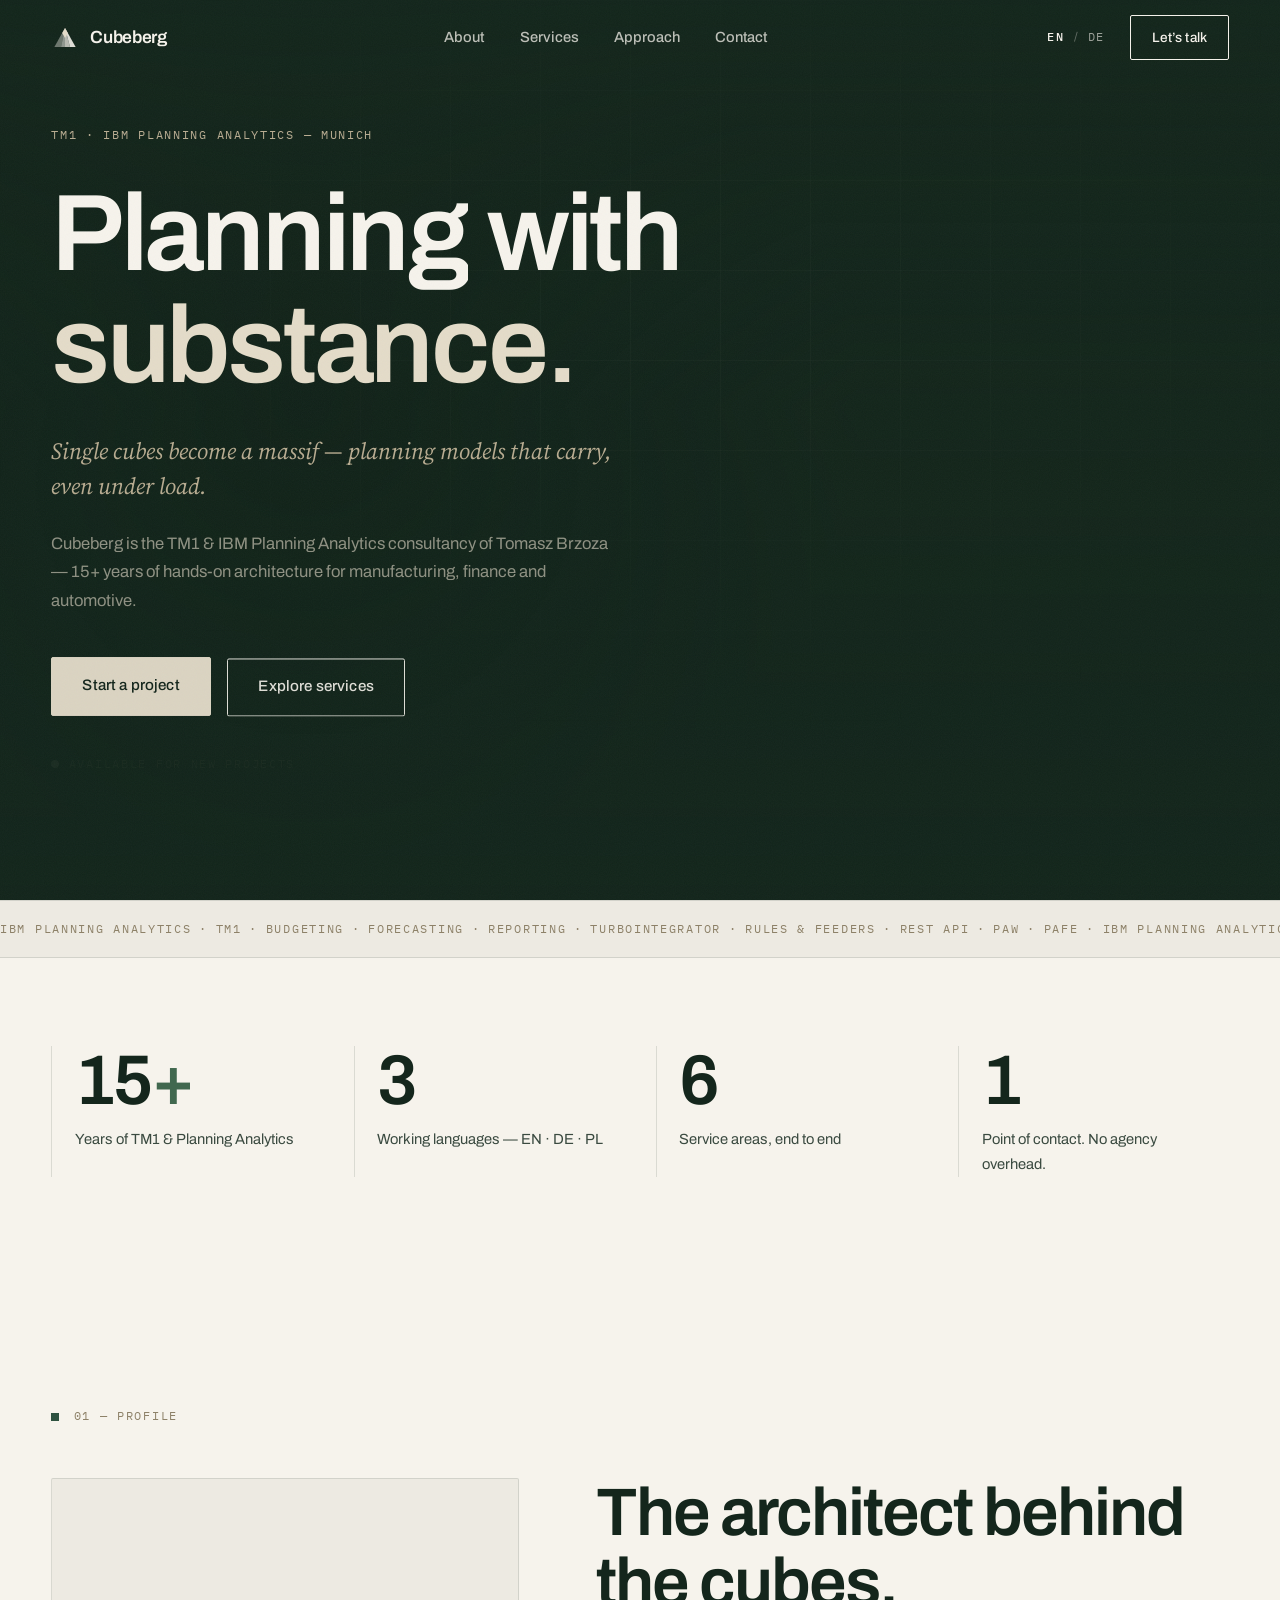
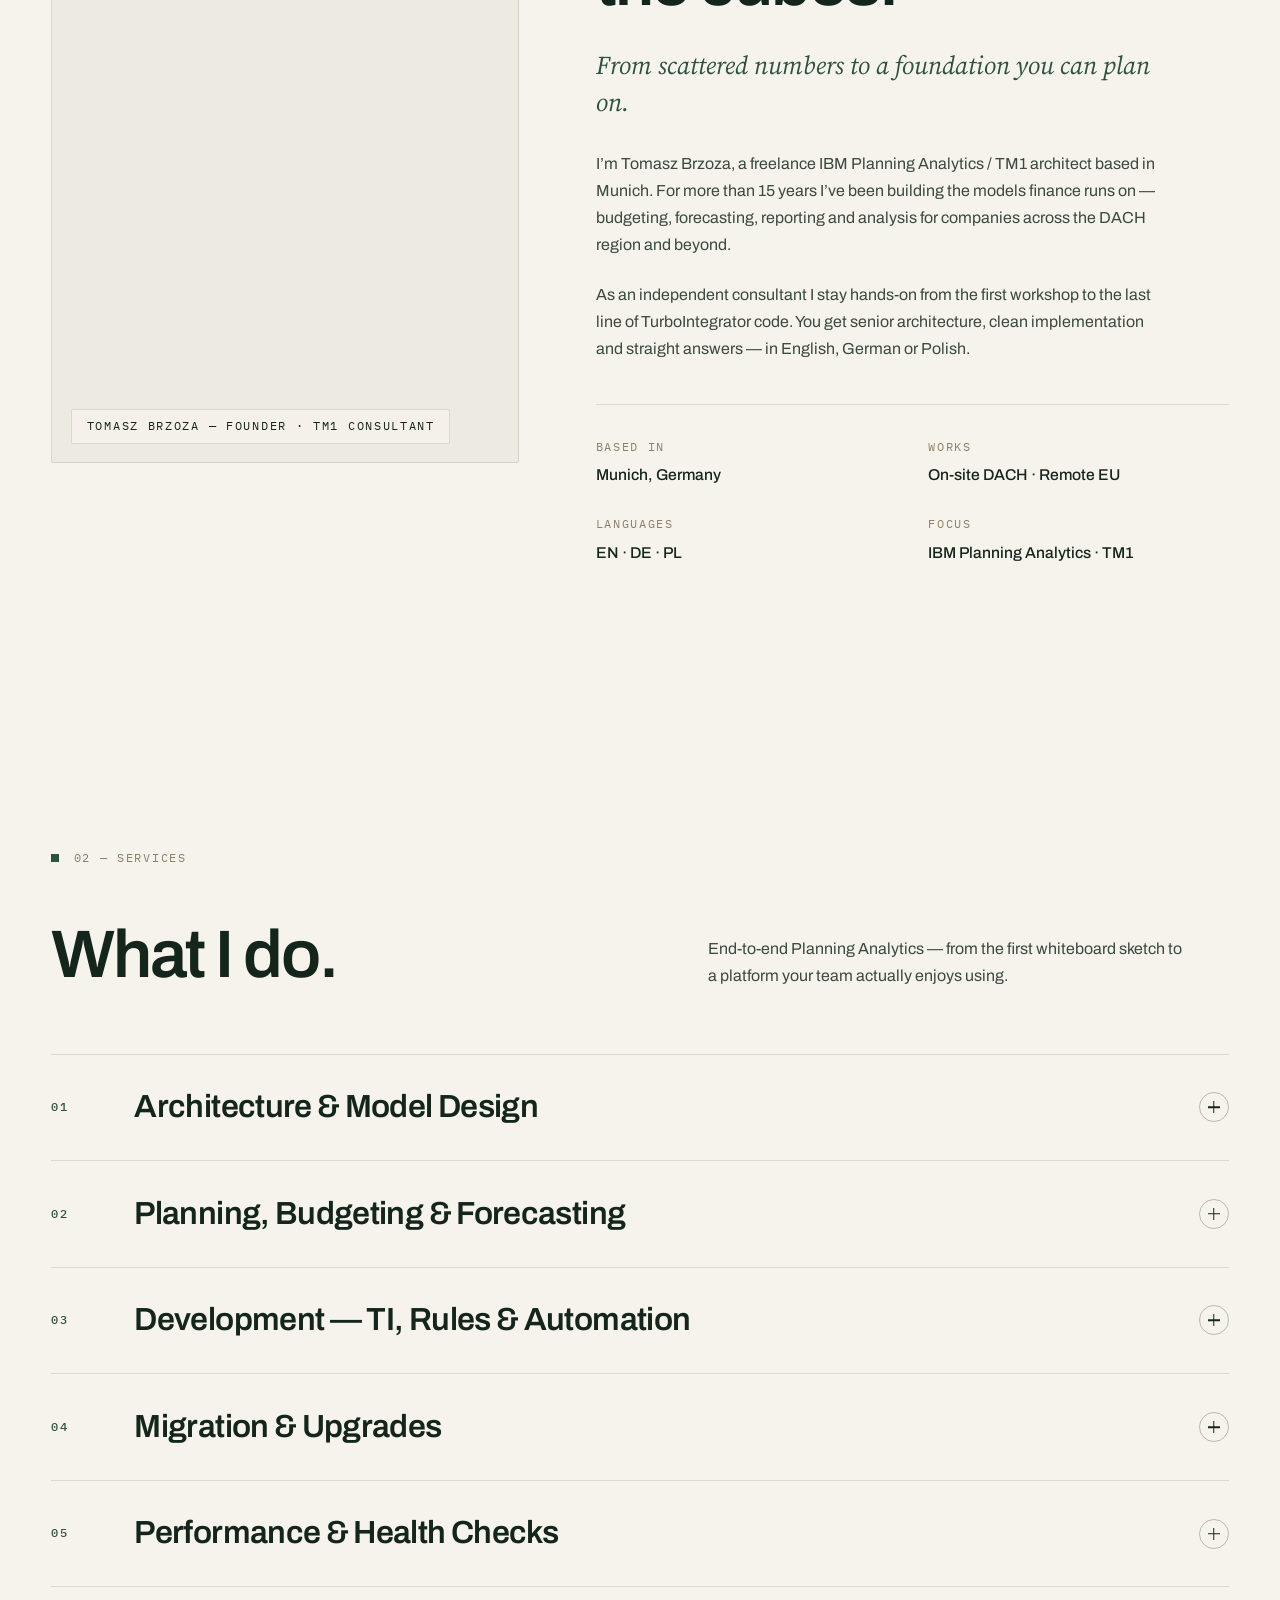
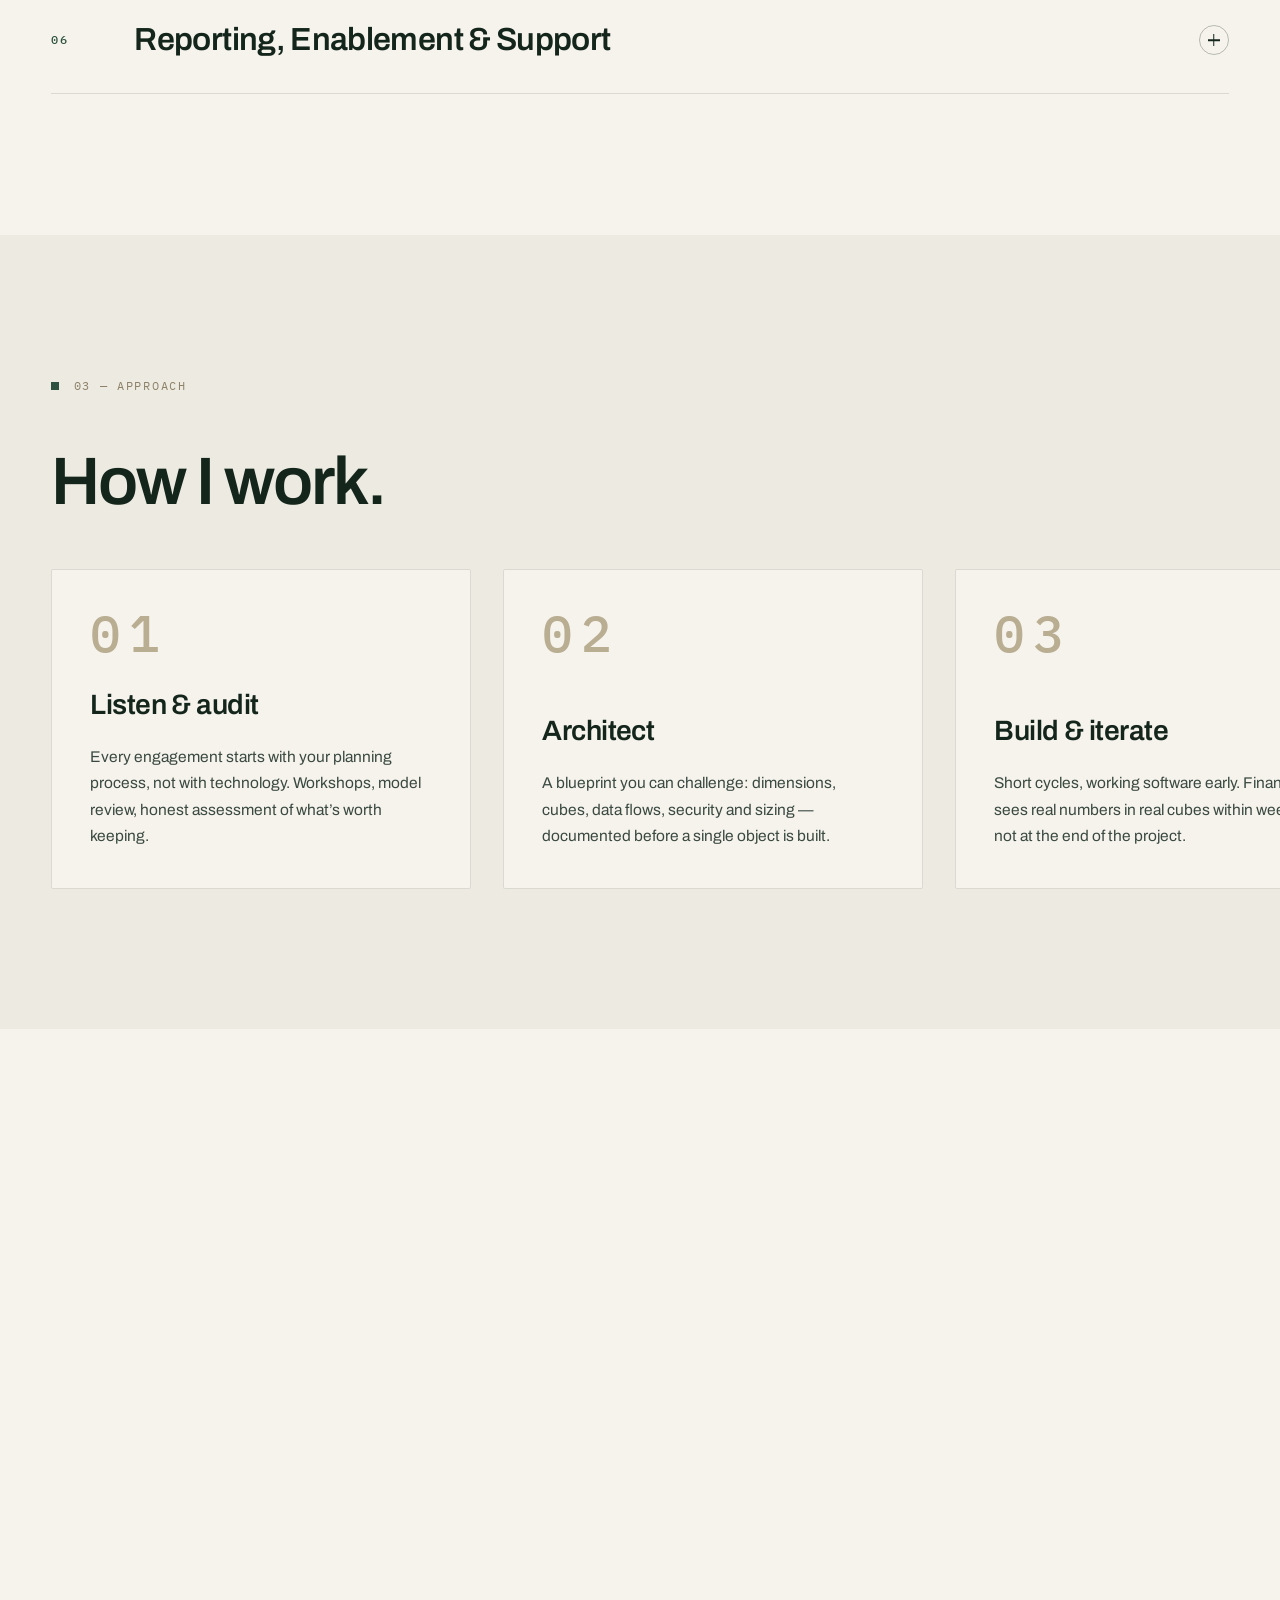
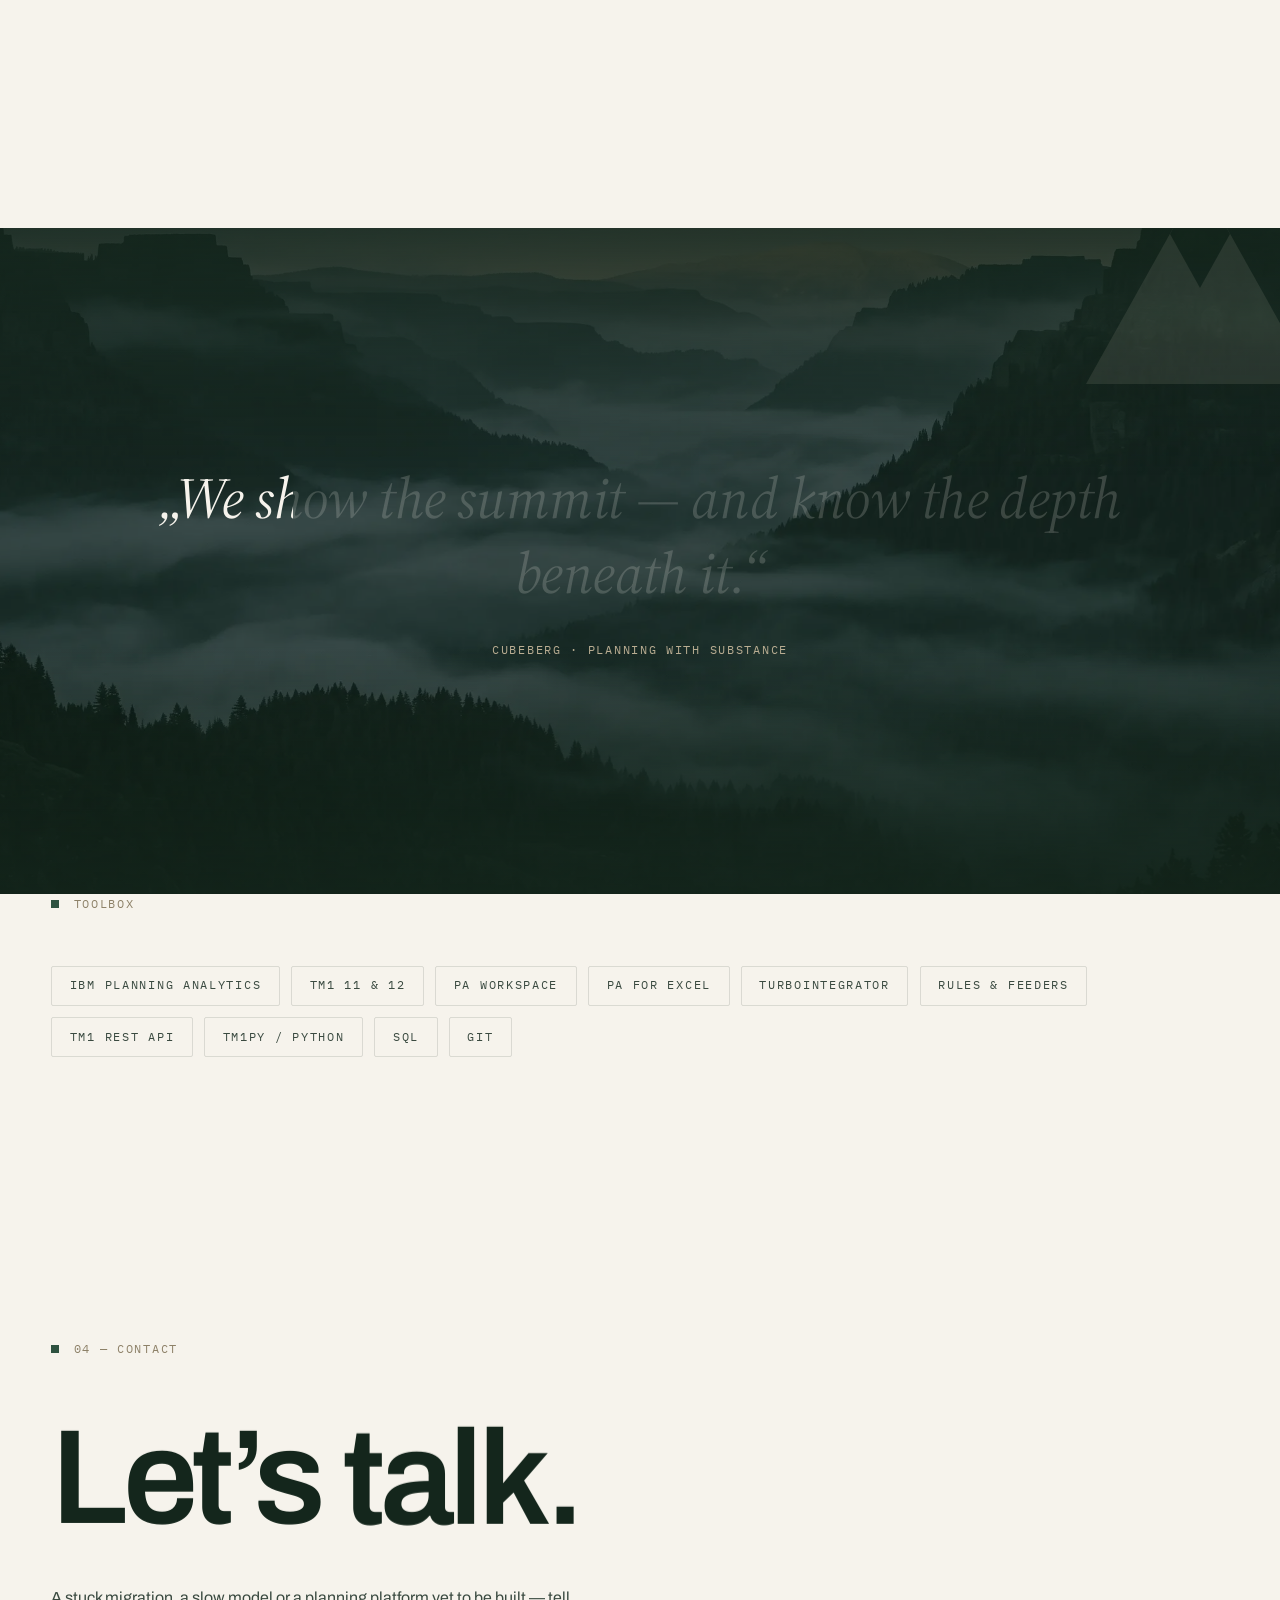
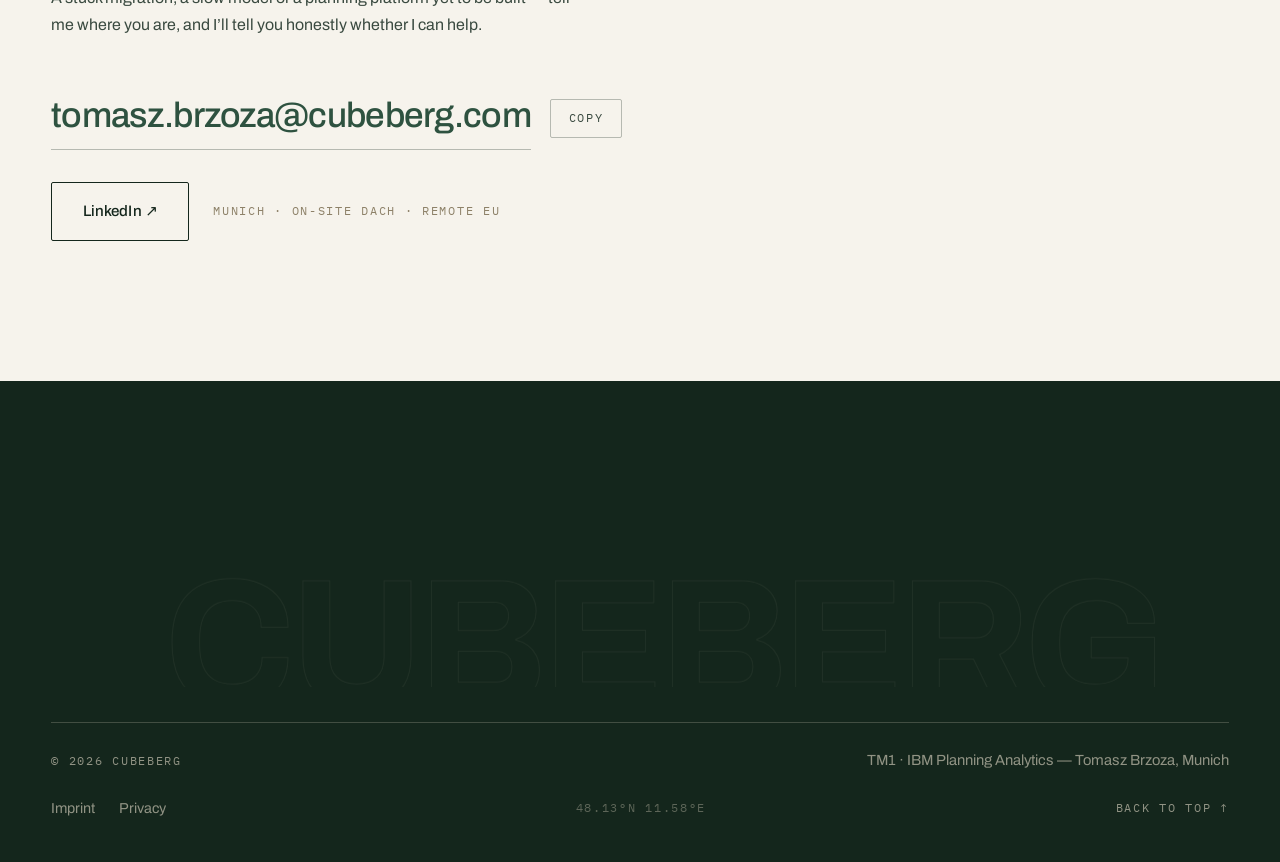
<file: index.html>
<!DOCTYPE html>
<html lang="en">
<head>
  <meta charset="UTF-8">
  <meta name="viewport" content="width=device-width, initial-scale=1.0">
  <title>Cubeberg — TM1 & IBM Planning Analytics Consulting, Munich</title>
  <meta name="description" content="Cubeberg is a Munich-based TM1 & IBM Planning Analytics consultancy — 15+ years of architecture: planning & forecasting models, migrations, performance tuning. EN · DE · PL.">
  <meta name="author" content="Tomasz Brzoza">
  <meta name="theme-color" content="#14261C">
  <meta name="color-scheme" content="light">
  <link rel="canonical" href="https://cubeberg.com/">
  <link rel="alternate" hreflang="en" href="https://cubeberg.com/">
  <link rel="alternate" hreflang="de" href="https://cubeberg.com/de/">
  <link rel="alternate" hreflang="x-default" href="https://cubeberg.com/">

  <!-- Open Graph -->
  <meta property="og:type" content="website">
  <meta property="og:title" content="Cubeberg — TM1 & IBM Planning Analytics Consulting">
  <meta property="og:description" content="Planning with substance — TM1 & IBM Planning Analytics for manufacturing, finance and automotive. Munich, EN · DE · PL.">
  <meta property="og:url" content="https://cubeberg.com/">
  <meta property="og:site_name" content="Cubeberg">
  <meta property="og:locale" content="en_US">
  <meta property="og:locale:alternate" content="de_DE">
  <meta property="og:image" content="https://cubeberg.com/assets/og.jpg">
  <meta name="twitter:card" content="summary_large_image">
  <meta name="twitter:image" content="https://cubeberg.com/assets/og.jpg">
  <link rel="preload" as="image" href="assets/hero-bg.webp?v=4" media="(min-width: 1025px)">
  <link rel="preload" as="image" href="assets/hero-bg-mobile.webp?v=2" media="(max-width: 1024px)">

  <link rel="icon" href="data:image/svg+xml,%3Csvg xmlns='http://www.w3.org/2000/svg' viewBox='0 0 100 100'%3E%3Crect width='100' height='100' rx='18' fill='%2314261C'/%3E%3Cpolygon points='50,18 16,80 38,80' fill='%23F6F3EC' fill-opacity='.4'/%3E%3Cpolygon points='50,18 38,80 50,80' fill='%23F6F3EC' fill-opacity='.55'/%3E%3Cpolygon points='50,18 50,80 66,80' fill='%23F6F3EC' fill-opacity='.72'/%3E%3Cpolygon points='50,18 66,80 84,80' fill='%23F6F3EC' fill-opacity='.9'/%3E%3Cpolygon points='50,18 59,34 50,50 41,34' fill='%23E4DCC9'/%3E%3C/svg%3E">

  <!-- Self-hosted fonts — no third-party requests (performance + GDPR) -->
  <link rel="preload" as="font" type="font/woff2" href="assets/fonts/archivo-400-latin.woff2" crossorigin>
  <link rel="preload" as="font" type="font/woff2" href="assets/fonts/sourceserif4-400-italic-latin.woff2" crossorigin>
  <link rel="stylesheet" href="css/fonts.css?v=2">

  <link rel="stylesheet" href="css/style.css?v=3.0">

  <!-- Structured data for rich results (Google) -->
  <script type="application/ld+json">
  {
    "@context": "https://schema.org",
    "@type": "ProfessionalService",
    "name": "Cubeberg — TM1 & IBM Planning Analytics Consulting",
    "description": "Cubeberg: TM1 & IBM Planning Analytics architecture, development, migrations and performance tuning for manufacturing, finance and automotive.",
    "email": "mailto:tomasz.brzoza@cubeberg.com",
    "address": {
      "@type": "PostalAddress",
      "addressLocality": "Munich",
      "addressCountry": "DE"
    },
    "areaServed": ["DE", "AT", "CH", "EU"],
    "availableLanguage": ["en", "de", "pl"],
    "sameAs": ["https://www.linkedin.com/in/brzoza"],
    "founder": {
      "@type": "Person",
      "name": "Tomasz Brzoza",
      "jobTitle": "IBM Planning Analytics / TM1 Architect",
      "sameAs": "https://www.linkedin.com/in/brzoza"
    },
    "knowsAbout": [
      "IBM Planning Analytics",
      "IBM TM1",
      "Budgeting",
      "Forecasting",
      "Financial Planning",
      "TurboIntegrator",
      "Planning Analytics Workspace",
      "Planning Analytics for Excel"
    ]
  }
  </script>

  <noscript>
    <style>
      #preloader { display: none !important; }
    </style>
  </noscript>
</head>
<body>

  <!-- ===== Preloader ===== -->
  <div id="preloader" aria-hidden="true">
    <div class="pre-inner">
      <span class="pre-name"><svg class="mark" width="30" height="30" viewBox="0 0 100 100" aria-hidden="true"><polygon class="f1" points="50,14 12,82 36,82"></polygon><polygon class="f2" points="50,14 36,82 50,82"></polygon><polygon class="f3" points="50,14 50,82 68,82"></polygon><polygon class="f4" points="50,14 68,82 88,82"></polygon><polygon class="cap" points="50,14 60,32 50,50 40,32"></polygon></svg>Cubeberg</span>
      <span class="pre-count mono" id="preCount">00</span>
    </div>
  </div>

  <a class="skip-link" href="#main">Skip to content</a>

  <!-- ===== Header ===== -->
  <header class="site-header" id="siteHeader">
    <a class="logo" href="#top">
      <svg class="mark" width="28" height="28" viewBox="0 0 100 100" aria-hidden="true"><polygon class="f1" points="50,14 12,82 36,82"></polygon><polygon class="f2" points="50,14 36,82 50,82"></polygon><polygon class="f3" points="50,14 50,82 68,82"></polygon><polygon class="f4" points="50,14 68,82 88,82"></polygon><polygon class="cap" points="50,14 60,32 50,50 40,32"></polygon></svg>
      <span class="logo-text">Cubeberg</span>
    </a>

    <nav class="main-nav" aria-label="Main">
      <a href="#about">About</a>
      <a href="#services">Services</a>
      <a href="#approach">Approach</a>
      <a href="#contact">Contact</a>
    </nav>

    <div class="header-right">
      <div class="lang" role="group" aria-label="Language">
        <a class="lang-btn lang-link" data-lang="en" href="index.html" aria-current="page">EN</a>
        <span class="lang-sep" aria-hidden="true">/</span>
        <a class="lang-btn lang-link" data-lang="de" href="de/index.html" hreflang="de" lang="de">DE</a>
      </div>
      <a class="btn btn-small" href="#contact">Let’s talk</a>
      <button class="menu-btn" id="menuBtn" type="button" aria-expanded="false" aria-controls="mobileMenu" aria-label="Open menu">
        <span></span><span></span>
      </button>
    </div>
  </header>

  <!-- ===== Mobile menu overlay ===== -->
  <div class="mobile-menu" id="mobileMenu" aria-hidden="true">
    <nav class="mobile-nav" aria-label="Mobile">
      <a href="#about">About</a>
      <a href="#services">Services</a>
      <a href="#approach">Approach</a>
      <a href="#contact">Contact</a>
    </nav>
    <div class="mobile-menu-foot">
      <div class="lang" role="group" aria-label="Language">
        <a class="lang-btn lang-link" data-lang="en" href="index.html" aria-current="page">EN</a>
        <span class="lang-sep" aria-hidden="true">/</span>
        <a class="lang-btn lang-link" data-lang="de" href="de/index.html" hreflang="de" lang="de">DE</a>
      </div>
      <a class="mobile-mail mono" href="mailto:tomasz.brzoza@cubeberg.com">tomasz.brzoza@cubeberg.com</a>
    </div>
  </div>

  <main id="main">

    <!-- ===== Hero ===== -->
    <section class="hero" id="top">
      <picture class="hero-bg" aria-hidden="true">
        <source media="(max-width: 1024px)" srcset="assets/hero-bg-mobile.webp?v=2">
        <img src="assets/hero-bg.webp?v=4" alt="" decoding="async">
      </picture>
      <div class="hero-grid" aria-hidden="true"></div>

      <div class="hero-inner">
        <div class="hero-copy">
          <p class="hero-eyebrow mono">TM1 · IBM Planning Analytics — Munich</p>

          <h1 class="hero-title">
            <span class="ht-line"><span class="split">Planning with</span></span>
            <span class="ht-line ht-outline"><span class="split">substance.</span></span>
          </h1>

          <p class="hero-lead">Single cubes become a massif — planning models that carry, even under load.</p>

          <p class="hero-sub">Cubeberg is the TM1 &amp; IBM Planning Analytics consultancy of Tomasz Brzoza — 15+ years of hands-on architecture for manufacturing, finance and automotive.</p>

          <div class="hero-ctas">
            <a class="btn btn-accent" href="#contact">Start a project</a>
            <a class="btn" href="#services">Explore services</a>
          </div>

          <!-- Availability pill: update or remove as needed -->
          <p class="hero-avail mono"><span class="avail-dot" aria-hidden="true"></span><span>Available for new projects</span></p>
        </div>

      </div>

      <div class="hero-foot">
        <div class="hero-foot-left">
          <span class="scroll-hint mono">Scroll</span>
          <span class="scroll-line" aria-hidden="true"></span>
        </div>
        <span class="hero-foot-meta">TM1 · IBM Planning Analytics<br>Manufacturing · Finance · Automotive</span>
      </div>
    </section>

    <!-- ===== Marquee ===== -->
    <div class="marquee" aria-hidden="true">
      <div class="marquee-track">
        <span class="marquee-chunk mono">IBM Planning Analytics&ensp;·&ensp;TM1&ensp;·&ensp;Budgeting&ensp;·&ensp;Forecasting&ensp;·&ensp;Reporting&ensp;·&ensp;TurboIntegrator&ensp;·&ensp;Rules &amp; Feeders&ensp;·&ensp;REST API&ensp;·&ensp;PAW&ensp;·&ensp;PAfE&ensp;·&ensp;</span>
        <span class="marquee-chunk mono">IBM Planning Analytics&ensp;·&ensp;TM1&ensp;·&ensp;Budgeting&ensp;·&ensp;Forecasting&ensp;·&ensp;Reporting&ensp;·&ensp;TurboIntegrator&ensp;·&ensp;Rules &amp; Feeders&ensp;·&ensp;REST API&ensp;·&ensp;PAW&ensp;·&ensp;PAfE&ensp;·&ensp;</span>
      </div>
    </div>

    <!-- ===== Stats ===== -->
    <section class="stats">
      <div class="stat" data-reveal>
        <span class="stat-num"><span class="count" data-count="15">0</span><span class="stat-plus">+</span></span>
        <span class="stat-label">Years of TM1 &amp; Planning Analytics</span>
      </div>
      <div class="stat" data-reveal>
        <span class="stat-num"><span class="count" data-count="3">0</span></span>
        <span class="stat-label">Working languages — EN · DE · PL</span>
      </div>
      <div class="stat" data-reveal>
        <span class="stat-num"><span class="count" data-count="6">0</span></span>
        <span class="stat-label">Service areas, end to end</span>
      </div>
      <div class="stat" data-reveal>
        <span class="stat-num"><span class="count" data-count="1">0</span></span>
        <span class="stat-label">Point of contact. No agency overhead.</span>
      </div>
    </section>

    <!-- ===== About ===== -->
    <section class="about section" id="about">
      <p class="kicker mono" data-reveal><span class="kicker-dot" aria-hidden="true"></span><span>01 — Profile</span></p>

      <div class="about-grid">
        <div class="about-media">
          <!-- EDIT ME: to use your photo instead, swap the src below, e.g. assets/portrait.jpg -->
          <figure class="about-photo img-reveal">
            <img src="assets/about.webp" alt="Tomasz Brzoza — freelance IBM Planning Analytics / TM1 architect, Munich" loading="lazy" decoding="async">
            <figcaption class="mono">Tomasz Brzoza — Founder · TM1 Consultant</figcaption>
          </figure>
        </div>

        <div class="about-copy">
          <h2 class="section-title" data-reveal>The architect behind the cubes.</h2>
          <p class="lead-serif" data-reveal>From scattered numbers to a foundation you can plan on.</p>
          <p data-reveal>I’m Tomasz Brzoza, a freelance IBM Planning Analytics / TM1 architect based in Munich. For more than 15 years I’ve been building the models finance runs on — budgeting, forecasting, reporting and analysis for companies across the DACH region and beyond.</p>
          <p data-reveal>As an independent consultant I stay hands-on from the first workshop to the last line of TurboIntegrator code. You get senior architecture, clean implementation and straight answers — in English, German or Polish.</p>

          <dl class="facts" data-reveal>
            <div class="fact">
              <dt class="mono">Based in</dt>
              <dd>Munich, Germany</dd>
            </div>
            <div class="fact">
              <dt class="mono">Works</dt>
              <dd>On-site DACH · Remote EU</dd>
            </div>
            <div class="fact">
              <dt class="mono">Languages</dt>
              <dd>EN · DE · PL</dd>
            </div>
            <div class="fact">
              <dt class="mono">Focus</dt>
              <dd>IBM Planning Analytics · TM1</dd>
            </div>
          </dl>
        </div>
      </div>
    </section>

    <!-- ===== Services ===== -->
    <section class="services section" id="services">
      <p class="kicker mono" data-reveal><span class="kicker-dot" aria-hidden="true"></span><span>02 — Services</span></p>
      <div class="section-head">
        <h2 class="section-title" data-reveal>What I do.</h2>
        <p class="section-sub" data-reveal>End-to-end Planning Analytics — from the first whiteboard sketch to a platform your team actually enjoys using.</p>
      </div>

      <ul class="svc-list">
        <li class="svc" data-reveal data-img="assets/svc-architecture.webp">
          <button class="svc-head" type="button" aria-expanded="false">
            <span class="svc-num mono">01</span>
            <span class="svc-title">Architecture &amp; Model Design</span>
            <span class="svc-icon" aria-hidden="true"></span>
          </button>
          <div class="svc-body">
            <div class="svc-body-inner">
              <p>Dimensional design, cube architecture, data flows and integration blueprints. A model that mirrors how your business actually plans — and stays maintainable years later.</p>
              <p class="svc-tags mono">Cube design · Dimensions · Data flows</p>
            </div>
          </div>
        </li>

        <li class="svc" data-reveal data-img="assets/svc-planning.webp">
          <button class="svc-head" type="button" aria-expanded="false">
            <span class="svc-num mono">02</span>
            <span class="svc-title">Planning, Budgeting &amp; Forecasting</span>
            <span class="svc-icon" aria-hidden="true"></span>
          </button>
          <div class="svc-body">
            <div class="svc-body-inner">
              <p>Driver-based planning, rolling forecasts, top-down / bottom-up workflows, scenario and version management built for real planning cycles.</p>
              <p class="svc-tags mono">Driver-based · Rolling forecast · Scenarios</p>
            </div>
          </div>
        </li>

        <li class="svc" data-reveal data-img="assets/svc-development.webp">
          <button class="svc-head" type="button" aria-expanded="false">
            <span class="svc-num mono">03</span>
            <span class="svc-title">Development — TI, Rules &amp; Automation</span>
            <span class="svc-icon" aria-hidden="true"></span>
          </button>
          <div class="svc-body">
            <div class="svc-body-inner">
              <p>TurboIntegrator processes, rules and feeders, TM1 REST API and TM1py automation. Robust, documented, tested — not a black box.</p>
              <p class="svc-tags mono">TurboIntegrator · Rules &amp; Feeders · REST API</p>
            </div>
          </div>
        </li>

        <li class="svc" data-reveal data-img="assets/svc-migration.webp">
          <button class="svc-head" type="button" aria-expanded="false">
            <span class="svc-num mono">04</span>
            <span class="svc-title">Migration &amp; Upgrades</span>
            <span class="svc-icon" aria-hidden="true"></span>
          </button>
          <div class="svc-body">
            <div class="svc-body-inner">
              <p>TM1 to Planning Analytics, on-premises to cloud, Perspectives to PAfE. A clear migration path with no data loss and no planning downtime.</p>
              <p class="svc-tags mono">PA on Cloud · PAW · PAfE</p>
            </div>
          </div>
        </li>

        <li class="svc" data-reveal data-img="assets/svc-performance.webp">
          <button class="svc-head" type="button" aria-expanded="false">
            <span class="svc-num mono">05</span>
            <span class="svc-title">Performance &amp; Health Checks</span>
            <span class="svc-icon" aria-hidden="true"></span>
          </button>
          <div class="svc-body">
            <div class="svc-body-inner">
              <p>Slow cubes, memory-hungry feeders, endless TI chains — audited, profiled and fixed. Often the model doesn’t need a rebuild; it needs a specialist.</p>
              <p class="svc-tags mono">Feeder tuning · Query performance · Audit</p>
            </div>
          </div>
        </li>

        <li class="svc" data-reveal data-img="assets/svc-reporting.webp">
          <button class="svc-head" type="button" aria-expanded="false">
            <span class="svc-num mono">06</span>
            <span class="svc-title">Reporting, Enablement &amp; Support</span>
            <span class="svc-icon" aria-hidden="true"></span>
          </button>
          <div class="svc-body">
            <div class="svc-body-inner">
              <p>Workspace dashboards, Excel reporting with PAfE, admin coaching and hand-over. I build platforms your team can own — and stay available when it matters.</p>
              <p class="svc-tags mono">PAW dashboards · Training · Support</p>
            </div>
          </div>
        </li>
      </ul>
    </section>

    <!-- ===== Approach (pinned horizontal on desktop) ===== -->
    <section class="approach section" id="approach">
      <div class="apr-head">
        <p class="kicker mono" data-reveal><span class="kicker-dot" aria-hidden="true"></span><span>03 — Approach</span></p>
        <h2 class="section-title" data-reveal>How I work.</h2>
      </div>

      <div class="apr-wrap">
        <div class="apr-track" id="aprTrack">
          <article class="apr-card">
            <span class="apr-num mono" aria-hidden="true">01</span>
            <h3>Listen &amp; audit</h3>
            <p>Every engagement starts with your planning process, not with technology. Workshops, model review, honest assessment of what’s worth keeping.</p>
          </article>
          <article class="apr-card">
            <span class="apr-num mono" aria-hidden="true">02</span>
            <h3>Architect</h3>
            <p>A blueprint you can challenge: dimensions, cubes, data flows, security and sizing — documented before a single object is built.</p>
          </article>
          <article class="apr-card">
            <span class="apr-num mono" aria-hidden="true">03</span>
            <h3>Build &amp; iterate</h3>
            <p>Short cycles, working software early. Finance sees real numbers in real cubes within weeks — not at the end of the project.</p>
          </article>
          <article class="apr-card">
            <span class="apr-num mono" aria-hidden="true">04</span>
            <h3>Enable &amp; hand over</h3>
            <p>Documentation, training and admin coaching. Success is your team running the platform confidently — with me one call away.</p>
          </article>
        </div>
      </div>
    </section>

    <!-- ===== Quote ===== -->
    <section class="quote">
      <div class="quote-bg" aria-hidden="true"><img src="assets/quote-bg.webp?v=2" alt="" loading="lazy" decoding="async"></div>
      <svg class="quote-mark" width="300" height="300" viewBox="0 0 100 100" aria-hidden="true"><polygon points="50,14 12,82 88,82" fill="#E4DCC9"></polygon><polygon points="50,14 60,32 50,50 40,32" fill="#14261C"></polygon></svg>
      <p class="quote-text">„We show the summit — and know the depth beneath it.“</p>
      <p class="quote-attr mono">Cubeberg · Planning with substance</p>
    </section>

    <!-- ===== Toolbox ===== -->
    <section class="stack section">
      <p class="kicker mono" data-reveal><span class="kicker-dot" aria-hidden="true"></span><span>Toolbox</span></p>
      <ul class="chips">
        <li class="chip mono">IBM Planning Analytics</li>
        <li class="chip mono">TM1 11 &amp; 12</li>
        <li class="chip mono">PA Workspace</li>
        <li class="chip mono">PA for Excel</li>
        <li class="chip mono">TurboIntegrator</li>
        <li class="chip mono">Rules &amp; Feeders</li>
        <li class="chip mono">TM1 REST API</li>
        <li class="chip mono">TM1py / Python</li>
        <li class="chip mono">SQL</li>
        <li class="chip mono">Git</li>
      </ul>
    </section>

    <!-- ===== Contact ===== -->
    <section class="contact section" id="contact">
      <p class="kicker mono" data-reveal><span class="kicker-dot" aria-hidden="true"></span><span>04 — Contact</span></p>

      <h2 class="contact-title">
        <span class="ht-line"><span class="split">Let’s talk.</span></span>
      </h2>

      <p class="contact-sub" data-reveal>A stuck migration, a slow model or a planning platform yet to be built — tell me where you are, and I’ll tell you honestly whether I can help.</p>

      <div class="contact-actions" data-reveal>
        <!-- EDIT ME: swap in a business address if you prefer -->
        <a class="contact-mail" href="mailto:tomasz.brzoza@cubeberg.com">tomasz.brzoza@cubeberg.com</a>
        <button class="copy-chip mono" type="button" data-copy="tomasz.brzoza@cubeberg.com">Copy</button>
      </div>

      <div class="contact-links" data-reveal>
        <a class="btn" href="https://www.linkedin.com/in/brzoza" target="_blank" rel="noopener noreferrer">LinkedIn ↗</a>
        <span class="contact-loc mono">Munich · on-site DACH · remote EU</span>
      </div>
    </section>
  </main>

  <!-- ===== Footer ===== -->
  <div class="footer-word-wrap" aria-hidden="true">
    <div class="footer-word">CUBEBERG</div>
  </div>
  <footer class="site-footer">
    <div class="footer-top">
      <span class="mono">© <span id="year">2026</span> Cubeberg</span>
      <span class="footer-role">TM1 · IBM Planning Analytics — Tomasz Brzoza, Munich</span>
    </div>
    <div class="footer-bottom">
      <div class="footer-legal">
        <a href="legal.html">Imprint</a>
        <a href="legal.html#privacy">Privacy</a>
      </div>
      <span class="footer-geo mono">48.13°N 11.58°E</span>
      <button class="to-top mono" id="toTop" type="button">Back to top ↑</button>
    </div>
  </footer>

  <!-- Toast -->
  <div class="toast mono" id="toast" role="status" aria-live="polite"></div>

  <!-- ===== Scripts (self-hosted, pinned versions) ===== -->
  <script src="js/vendor/gsap.min.js"></script>
  <script src="js/vendor/ScrollTrigger.min.js"></script>
  <script src="js/vendor/lenis.min.js"></script>
  <script src="js/main.js?v=3.0"></script>
</body>
</html>
</file>
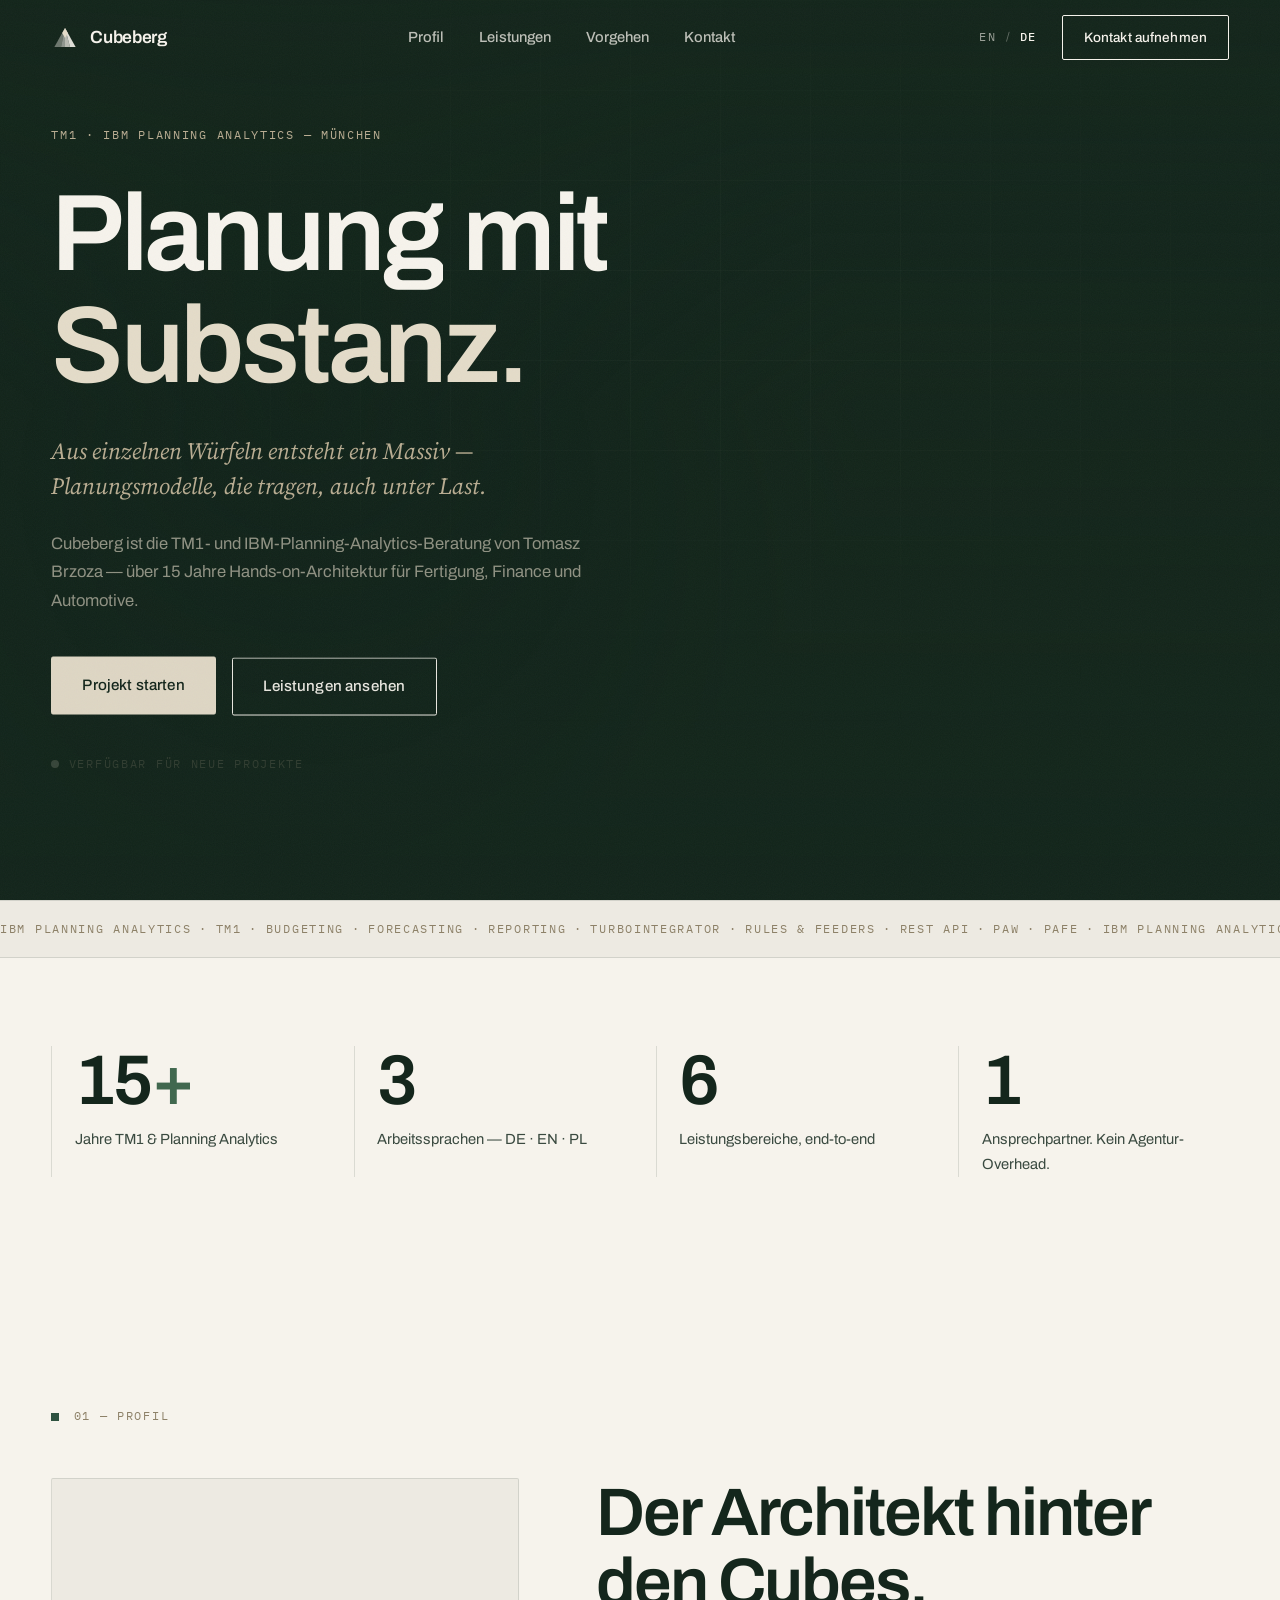
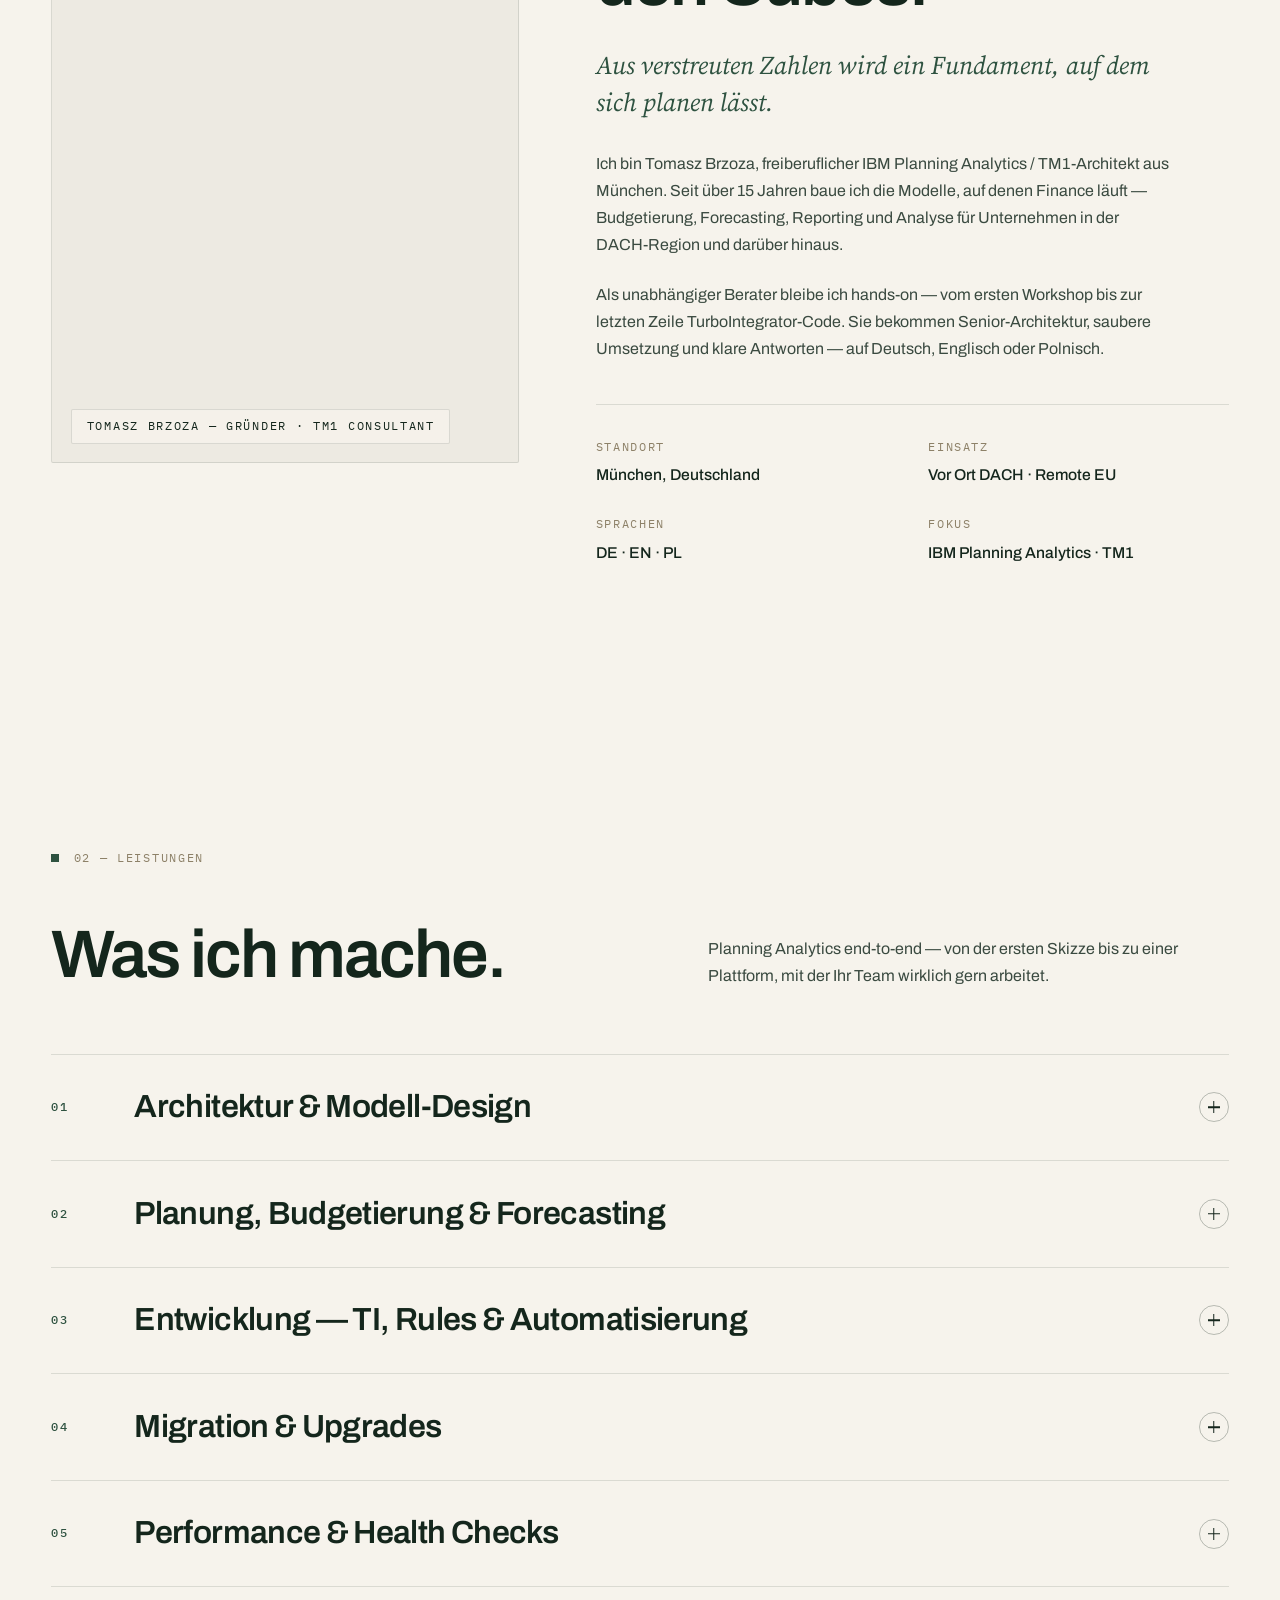
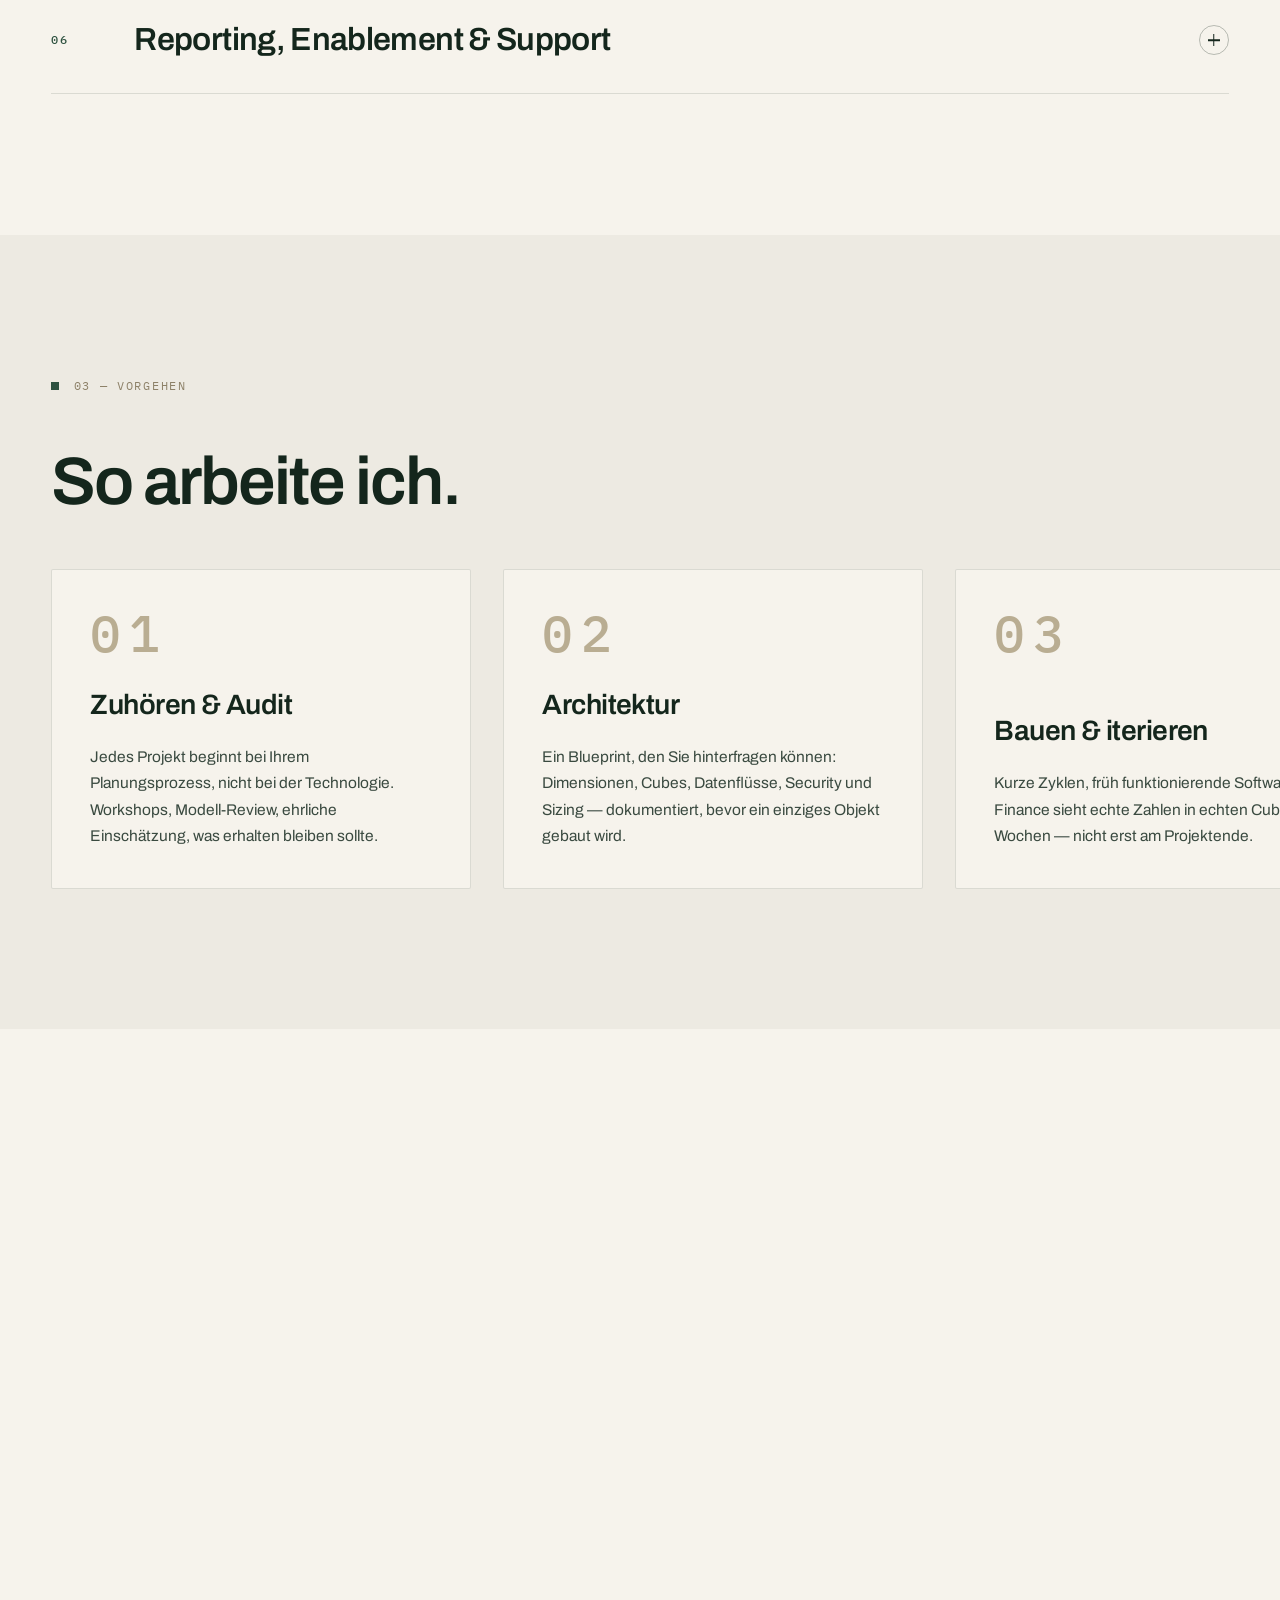
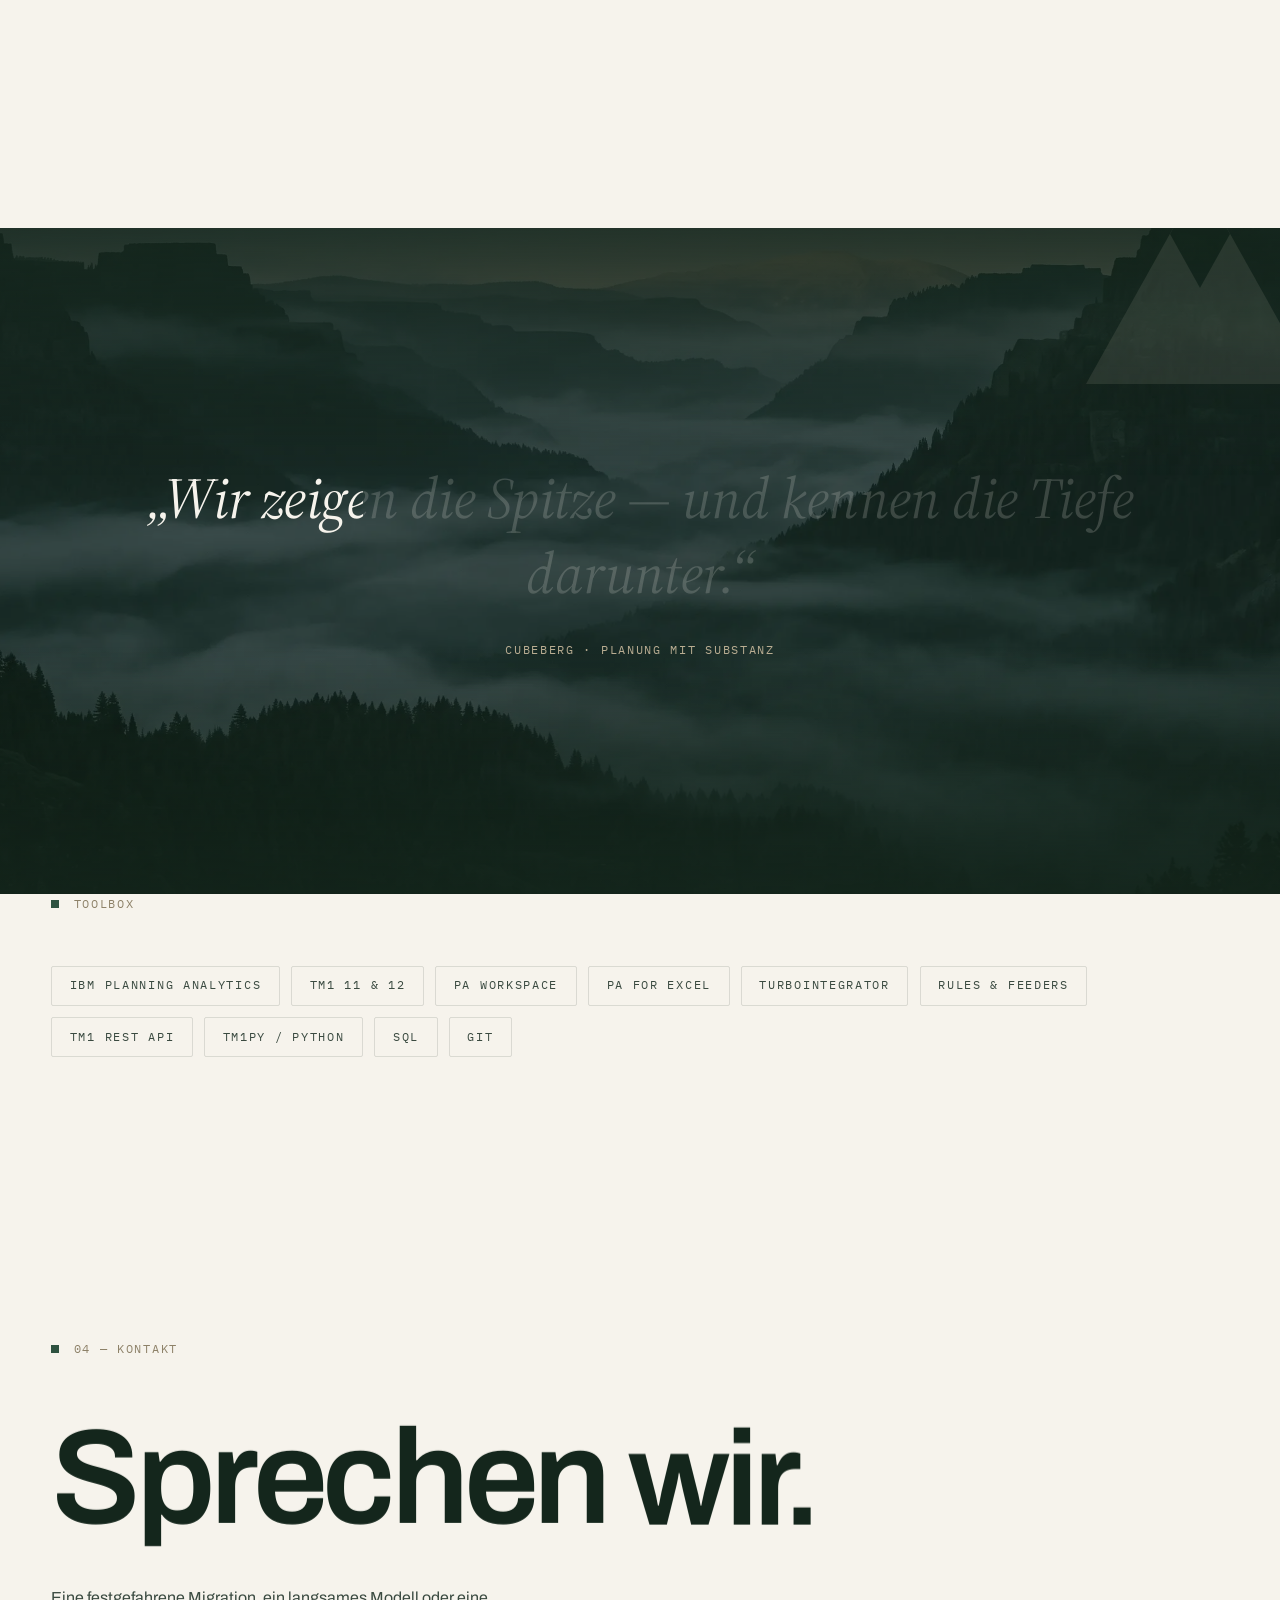
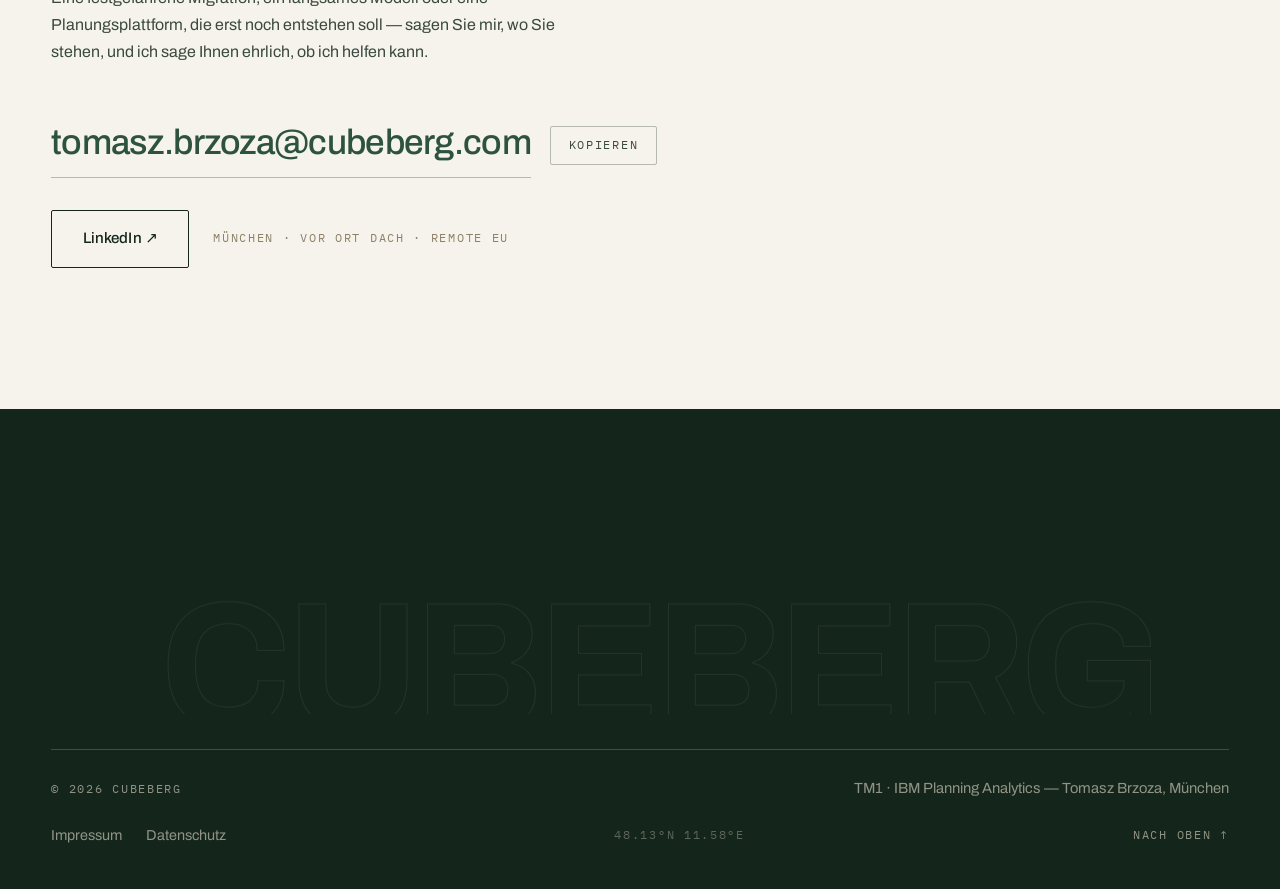
<file: de/index.html>
<!DOCTYPE html>
<html lang="de">
<head>
  <meta charset="UTF-8">
  <meta name="viewport" content="width=device-width, initial-scale=1.0">
  <title>Cubeberg — TM1 & IBM Planning Analytics Beratung, München</title>
  <meta name="description" content="Cubeberg ist eine Münchner TM1- & IBM-Planning-Analytics-Beratung — 15+ Jahre Architektur: Planungs- & Forecasting-Modelle, Migrationen, Performance-Tuning. DE · EN · PL.">
  <meta name="author" content="Tomasz Brzoza">
  <meta name="theme-color" content="#14261C">
  <meta name="color-scheme" content="light">
  <link rel="canonical" href="https://cubeberg.com/de/">
  <link rel="alternate" hreflang="en" href="https://cubeberg.com/">
  <link rel="alternate" hreflang="de" href="https://cubeberg.com/de/">
  <link rel="alternate" hreflang="x-default" href="https://cubeberg.com/">

  <!-- Open Graph -->
  <meta property="og:type" content="website">
  <meta property="og:title" content="Cubeberg — TM1 & IBM Planning Analytics Beratung">
  <meta property="og:description" content="Planung mit Substanz — TM1 & IBM Planning Analytics für Fertigung, Finance und Automotive. München, DE · EN · PL.">
  <meta property="og:url" content="https://cubeberg.com/de/">
  <meta property="og:site_name" content="Cubeberg">
  <meta property="og:locale" content="de_DE">
  <meta property="og:locale:alternate" content="en_US">
  <meta property="og:image" content="https://cubeberg.com/assets/og.jpg">
  <meta name="twitter:card" content="summary_large_image">
  <meta name="twitter:image" content="https://cubeberg.com/assets/og.jpg">
  <link rel="preload" as="image" href="../assets/hero-bg.webp?v=4" media="(min-width: 1025px)">
  <link rel="preload" as="image" href="../assets/hero-bg-mobile.webp?v=2" media="(max-width: 1024px)">

  <link rel="icon" href="data:image/svg+xml,%3Csvg xmlns='http://www.w3.org/2000/svg' viewBox='0 0 100 100'%3E%3Crect width='100' height='100' rx='18' fill='%2314261C'/%3E%3Cpolygon points='50,18 16,80 38,80' fill='%23F6F3EC' fill-opacity='.4'/%3E%3Cpolygon points='50,18 38,80 50,80' fill='%23F6F3EC' fill-opacity='.55'/%3E%3Cpolygon points='50,18 50,80 66,80' fill='%23F6F3EC' fill-opacity='.72'/%3E%3Cpolygon points='50,18 66,80 84,80' fill='%23F6F3EC' fill-opacity='.9'/%3E%3Cpolygon points='50,18 59,34 50,50 41,34' fill='%23E4DCC9'/%3E%3C/svg%3E">

  <!-- Self-hosted fonts — no third-party requests (performance + GDPR) -->
  <link rel="preload" as="font" type="font/woff2" href="../assets/fonts/archivo-400-latin.woff2" crossorigin>
  <link rel="preload" as="font" type="font/woff2" href="../assets/fonts/sourceserif4-400-italic-latin.woff2" crossorigin>
  <link rel="stylesheet" href="../css/fonts.css?v=2">

  <link rel="stylesheet" href="../css/style.css?v=3.0">

  <!-- Structured data for rich results (Google) -->
  <script type="application/ld+json">
  {
    "@context": "https://schema.org",
    "@type": "ProfessionalService",
    "name": "Cubeberg — TM1 & IBM Planning Analytics Consulting",
    "description": "Cubeberg: TM1- & IBM-Planning-Analytics-Architektur, Entwicklung, Migrationen und Performance-Tuning für Fertigung, Finance und Automotive.",
    "email": "mailto:tomasz.brzoza@cubeberg.com",
    "address": {
      "@type": "PostalAddress",
      "addressLocality": "München",
      "addressCountry": "DE"
    },
    "areaServed": ["DE", "AT", "CH", "EU"],
    "availableLanguage": ["en", "de", "pl"],
    "sameAs": ["https://www.linkedin.com/in/brzoza"],
    "founder": {
      "@type": "Person",
      "name": "Tomasz Brzoza",
      "jobTitle": "IBM Planning Analytics / TM1 Architect",
      "sameAs": "https://www.linkedin.com/in/brzoza"
    },
    "knowsAbout": [
      "IBM Planning Analytics",
      "IBM TM1",
      "Budgeting",
      "Forecasting",
      "Financial Planning",
      "TurboIntegrator",
      "Planning Analytics Workspace",
      "Planning Analytics for Excel"
    ]
  }
  </script>

  <noscript>
    <style>
      #preloader { display: none !important; }
    </style>
  </noscript>
</head>
<body>

  <!-- ===== Preloader ===== -->
  <div id="preloader" aria-hidden="true">
    <div class="pre-inner">
      <span class="pre-name"><svg class="mark" width="30" height="30" viewBox="0 0 100 100" aria-hidden="true"><polygon class="f1" points="50,14 12,82 36,82"></polygon><polygon class="f2" points="50,14 36,82 50,82"></polygon><polygon class="f3" points="50,14 50,82 68,82"></polygon><polygon class="f4" points="50,14 68,82 88,82"></polygon><polygon class="cap" points="50,14 60,32 50,50 40,32"></polygon></svg>Cubeberg</span>
      <span class="pre-count mono" id="preCount">00</span>
    </div>
  </div>

  <a class="skip-link" href="#main">Zum Inhalt springen</a>

  <!-- ===== Header ===== -->
  <header class="site-header" id="siteHeader">
    <a class="logo" href="#top">
      <svg class="mark" width="28" height="28" viewBox="0 0 100 100" aria-hidden="true"><polygon class="f1" points="50,14 12,82 36,82"></polygon><polygon class="f2" points="50,14 36,82 50,82"></polygon><polygon class="f3" points="50,14 50,82 68,82"></polygon><polygon class="f4" points="50,14 68,82 88,82"></polygon><polygon class="cap" points="50,14 60,32 50,50 40,32"></polygon></svg>
      <span class="logo-text">Cubeberg</span>
    </a>

    <nav class="main-nav" aria-label="Main">
      <a href="#about">Profil</a>
      <a href="#services">Leistungen</a>
      <a href="#approach">Vorgehen</a>
      <a href="#contact">Kontakt</a>
    </nav>

    <div class="header-right">
      <div class="lang" role="group" aria-label="Sprache">
        <a class="lang-btn lang-link" data-lang="en" href="../index.html" hreflang="en" lang="en">EN</a>
        <span class="lang-sep" aria-hidden="true">/</span>
        <a class="lang-btn lang-link" data-lang="de" href="index.html" aria-current="page">DE</a>
      </div>
      <a class="btn btn-small" href="#contact">Kontakt aufnehmen</a>
      <button class="menu-btn" id="menuBtn" type="button" aria-expanded="false" aria-controls="mobileMenu" aria-label="Menü öffnen">
        <span></span><span></span>
      </button>
    </div>
  </header>

  <!-- ===== Mobile menu overlay ===== -->
  <div class="mobile-menu" id="mobileMenu" aria-hidden="true">
    <nav class="mobile-nav" aria-label="Mobile">
      <a href="#about">Profil</a>
      <a href="#services">Leistungen</a>
      <a href="#approach">Vorgehen</a>
      <a href="#contact">Kontakt</a>
    </nav>
    <div class="mobile-menu-foot">
      <div class="lang" role="group" aria-label="Sprache">
        <a class="lang-btn lang-link" data-lang="en" href="../index.html" hreflang="en" lang="en">EN</a>
        <span class="lang-sep" aria-hidden="true">/</span>
        <a class="lang-btn lang-link" data-lang="de" href="index.html" aria-current="page">DE</a>
      </div>
      <a class="mobile-mail mono" href="mailto:tomasz.brzoza@cubeberg.com">tomasz.brzoza@cubeberg.com</a>
    </div>
  </div>

  <main id="main">

    <!-- ===== Hero ===== -->
    <section class="hero" id="top">
      <picture class="hero-bg" aria-hidden="true">
        <source media="(max-width: 1024px)" srcset="../assets/hero-bg-mobile.webp?v=2">
        <img src="../assets/hero-bg.webp?v=4" alt="" decoding="async">
      </picture>
      <div class="hero-grid" aria-hidden="true"></div>

      <div class="hero-inner">
        <div class="hero-copy">
          <p class="hero-eyebrow mono">TM1 · IBM Planning Analytics — München</p>

          <h1 class="hero-title">
            <span class="ht-line"><span class="split">Planung mit</span></span>
            <span class="ht-line ht-outline"><span class="split">Substanz.</span></span>
          </h1>

          <p class="hero-lead">Aus einzelnen Würfeln entsteht ein Massiv — Planungsmodelle, die tragen, auch unter Last.</p>

          <p class="hero-sub">Cubeberg ist die TM1- und IBM-Planning-Analytics-Beratung von Tomasz Brzoza — über 15 Jahre Hands-on-Architektur für Fertigung, Finance und Automotive.</p>

          <div class="hero-ctas">
            <a class="btn btn-accent" href="#contact">Projekt starten</a>
            <a class="btn" href="#services">Leistungen ansehen</a>
          </div>

          <!-- Availability pill: update or remove as needed -->
          <p class="hero-avail mono"><span class="avail-dot" aria-hidden="true"></span><span>Verfügbar für neue Projekte</span></p>
        </div>

      </div>

      <div class="hero-foot">
        <div class="hero-foot-left">
          <span class="scroll-hint mono">Scrollen</span>
          <span class="scroll-line" aria-hidden="true"></span>
        </div>
        <span class="hero-foot-meta">TM1 · IBM Planning Analytics<br>Fertigung · Finance · Automotive</span>
      </div>
    </section>

    <!-- ===== Marquee ===== -->
    <div class="marquee" aria-hidden="true">
      <div class="marquee-track">
        <span class="marquee-chunk mono">IBM Planning Analytics&ensp;·&ensp;TM1&ensp;·&ensp;Budgeting&ensp;·&ensp;Forecasting&ensp;·&ensp;Reporting&ensp;·&ensp;TurboIntegrator&ensp;·&ensp;Rules &amp; Feeders&ensp;·&ensp;REST API&ensp;·&ensp;PAW&ensp;·&ensp;PAfE&ensp;·&ensp;</span>
        <span class="marquee-chunk mono">IBM Planning Analytics&ensp;·&ensp;TM1&ensp;·&ensp;Budgeting&ensp;·&ensp;Forecasting&ensp;·&ensp;Reporting&ensp;·&ensp;TurboIntegrator&ensp;·&ensp;Rules &amp; Feeders&ensp;·&ensp;REST API&ensp;·&ensp;PAW&ensp;·&ensp;PAfE&ensp;·&ensp;</span>
      </div>
    </div>

    <!-- ===== Stats ===== -->
    <section class="stats">
      <div class="stat" data-reveal>
        <span class="stat-num"><span class="count" data-count="15">0</span><span class="stat-plus">+</span></span>
        <span class="stat-label">Jahre TM1 &amp; Planning Analytics</span>
      </div>
      <div class="stat" data-reveal>
        <span class="stat-num"><span class="count" data-count="3">0</span></span>
        <span class="stat-label">Arbeitssprachen — DE · EN · PL</span>
      </div>
      <div class="stat" data-reveal>
        <span class="stat-num"><span class="count" data-count="6">0</span></span>
        <span class="stat-label">Leistungsbereiche, end-to-end</span>
      </div>
      <div class="stat" data-reveal>
        <span class="stat-num"><span class="count" data-count="1">0</span></span>
        <span class="stat-label">Ansprechpartner. Kein Agentur-Overhead.</span>
      </div>
    </section>

    <!-- ===== About ===== -->
    <section class="about section" id="about">
      <p class="kicker mono" data-reveal><span class="kicker-dot" aria-hidden="true"></span><span>01 — Profil</span></p>

      <div class="about-grid">
        <div class="about-media">
          <!-- EDIT ME: to use your photo instead, swap the src below, e.g. assets/portrait.jpg -->
          <figure class="about-photo img-reveal">
            <img src="../assets/about.webp" alt="Tomasz Brzoza — freiberuflicher IBM Planning Analytics / TM1 Architekt, München" loading="lazy" decoding="async">
            <figcaption class="mono">Tomasz Brzoza — Gründer · TM1 Consultant</figcaption>
          </figure>
        </div>

        <div class="about-copy">
          <h2 class="section-title" data-reveal>Der Architekt hinter den Cubes.</h2>
          <p class="lead-serif" data-reveal>Aus verstreuten Zahlen wird ein Fundament, auf dem sich planen lässt.</p>
          <p data-reveal>Ich bin Tomasz Brzoza, freiberuflicher IBM Planning Analytics / TM1-Architekt aus München. Seit über 15 Jahren baue ich die Modelle, auf denen Finance läuft — Budgetierung, Forecasting, Reporting und Analyse für Unternehmen in der DACH-Region und darüber hinaus.</p>
          <p data-reveal>Als unabhängiger Berater bleibe ich hands-on — vom ersten Workshop bis zur letzten Zeile TurboIntegrator-Code. Sie bekommen Senior-Architektur, saubere Umsetzung und klare Antworten — auf Deutsch, Englisch oder Polnisch.</p>

          <dl class="facts" data-reveal>
            <div class="fact">
              <dt class="mono">Standort</dt>
              <dd>München, Deutschland</dd>
            </div>
            <div class="fact">
              <dt class="mono">Einsatz</dt>
              <dd>Vor Ort DACH · Remote EU</dd>
            </div>
            <div class="fact">
              <dt class="mono">Sprachen</dt>
              <dd>DE · EN · PL</dd>
            </div>
            <div class="fact">
              <dt class="mono">Fokus</dt>
              <dd>IBM Planning Analytics · TM1</dd>
            </div>
          </dl>
        </div>
      </div>
    </section>

    <!-- ===== Services ===== -->
    <section class="services section" id="services">
      <p class="kicker mono" data-reveal><span class="kicker-dot" aria-hidden="true"></span><span>02 — Leistungen</span></p>
      <div class="section-head">
        <h2 class="section-title" data-reveal>Was ich mache.</h2>
        <p class="section-sub" data-reveal>Planning Analytics end-to-end — von der ersten Skizze bis zu einer Plattform, mit der Ihr Team wirklich gern arbeitet.</p>
      </div>

      <ul class="svc-list">
        <li class="svc" data-reveal data-img="../assets/svc-architecture.webp">
          <button class="svc-head" type="button" aria-expanded="false">
            <span class="svc-num mono">01</span>
            <span class="svc-title">Architektur &amp; Modell-Design</span>
            <span class="svc-icon" aria-hidden="true"></span>
          </button>
          <div class="svc-body">
            <div class="svc-body-inner">
              <p>Dimensionales Design, Cube-Architektur, Datenflüsse und Integrations-Blueprints. Ein Modell, das abbildet, wie Ihr Unternehmen wirklich plant — und auch Jahre später wartbar bleibt.</p>
              <p class="svc-tags mono">Cube-Design · Dimensionen · Datenflüsse</p>
            </div>
          </div>
        </li>

        <li class="svc" data-reveal data-img="../assets/svc-planning.webp">
          <button class="svc-head" type="button" aria-expanded="false">
            <span class="svc-num mono">02</span>
            <span class="svc-title">Planung, Budgetierung &amp; Forecasting</span>
            <span class="svc-icon" aria-hidden="true"></span>
          </button>
          <div class="svc-body">
            <div class="svc-body-inner">
              <p>Treiberbasierte Planung, Rolling Forecasts, Top-down-/Bottom-up-Workflows, Szenario- und Versionsmanagement für echte Planungszyklen.</p>
              <p class="svc-tags mono">Treiberbasiert · Rolling Forecast · Szenarien</p>
            </div>
          </div>
        </li>

        <li class="svc" data-reveal data-img="../assets/svc-development.webp">
          <button class="svc-head" type="button" aria-expanded="false">
            <span class="svc-num mono">03</span>
            <span class="svc-title">Entwicklung — TI, Rules &amp; Automatisierung</span>
            <span class="svc-icon" aria-hidden="true"></span>
          </button>
          <div class="svc-body">
            <div class="svc-body-inner">
              <p>TurboIntegrator-Prozesse, Rules und Feeder, TM1 REST API und TM1py-Automatisierung. Robust, dokumentiert, getestet — keine Blackbox.</p>
              <p class="svc-tags mono">TurboIntegrator · Rules &amp; Feeder · REST API</p>
            </div>
          </div>
        </li>

        <li class="svc" data-reveal data-img="../assets/svc-migration.webp">
          <button class="svc-head" type="button" aria-expanded="false">
            <span class="svc-num mono">04</span>
            <span class="svc-title">Migration &amp; Upgrades</span>
            <span class="svc-icon" aria-hidden="true"></span>
          </button>
          <div class="svc-body">
            <div class="svc-body-inner">
              <p>Von TM1 zu Planning Analytics, von on-premises in die Cloud, von Perspectives zu PAfE. Ein klarer Migrationspfad — ohne Datenverlust, ohne Stillstand in der Planung.</p>
              <p class="svc-tags mono">PA on Cloud · PAW · PAfE</p>
            </div>
          </div>
        </li>

        <li class="svc" data-reveal data-img="../assets/svc-performance.webp">
          <button class="svc-head" type="button" aria-expanded="false">
            <span class="svc-num mono">05</span>
            <span class="svc-title">Performance &amp; Health Checks</span>
            <span class="svc-icon" aria-hidden="true"></span>
          </button>
          <div class="svc-body">
            <div class="svc-body-inner">
              <p>Langsame Cubes, speicherhungrige Feeder, endlose TI-Ketten — auditiert, profiliert, behoben. Oft braucht das Modell keinen Neubau, sondern einen Spezialisten.</p>
              <p class="svc-tags mono">Feeder-Tuning · Query-Performance · Audit</p>
            </div>
          </div>
        </li>

        <li class="svc" data-reveal data-img="../assets/svc-reporting.webp">
          <button class="svc-head" type="button" aria-expanded="false">
            <span class="svc-num mono">06</span>
            <span class="svc-title">Reporting, Enablement &amp; Support</span>
            <span class="svc-icon" aria-hidden="true"></span>
          </button>
          <div class="svc-body">
            <div class="svc-body-inner">
              <p>Workspace-Dashboards, Excel-Reporting mit PAfE, Admin-Coaching und Übergabe. Ich baue Plattformen, die Ihr Team selbst betreiben kann — und bleibe erreichbar, wenn es darauf ankommt.</p>
              <p class="svc-tags mono">PAW-Dashboards · Training · Support</p>
            </div>
          </div>
        </li>
      </ul>
    </section>

    <!-- ===== Approach (pinned horizontal on desktop) ===== -->
    <section class="approach section" id="approach">
      <div class="apr-head">
        <p class="kicker mono" data-reveal><span class="kicker-dot" aria-hidden="true"></span><span>03 — Vorgehen</span></p>
        <h2 class="section-title" data-reveal>So arbeite ich.</h2>
      </div>

      <div class="apr-wrap">
        <div class="apr-track" id="aprTrack">
          <article class="apr-card">
            <span class="apr-num mono" aria-hidden="true">01</span>
            <h3>Zuhören &amp; Audit</h3>
            <p>Jedes Projekt beginnt bei Ihrem Planungsprozess, nicht bei der Technologie. Workshops, Modell-Review, ehrliche Einschätzung, was erhalten bleiben sollte.</p>
          </article>
          <article class="apr-card">
            <span class="apr-num mono" aria-hidden="true">02</span>
            <h3>Architektur</h3>
            <p>Ein Blueprint, den Sie hinterfragen können: Dimensionen, Cubes, Datenflüsse, Security und Sizing — dokumentiert, bevor ein einziges Objekt gebaut wird.</p>
          </article>
          <article class="apr-card">
            <span class="apr-num mono" aria-hidden="true">03</span>
            <h3>Bauen &amp; iterieren</h3>
            <p>Kurze Zyklen, früh funktionierende Software. Finance sieht echte Zahlen in echten Cubes nach Wochen — nicht erst am Projektende.</p>
          </article>
          <article class="apr-card">
            <span class="apr-num mono" aria-hidden="true">04</span>
            <h3>Befähigen &amp; übergeben</h3>
            <p>Dokumentation, Training und Admin-Coaching. Erfolg heißt: Ihr Team betreibt die Plattform selbstständig — und ich bin einen Anruf entfernt.</p>
          </article>
        </div>
      </div>
    </section>

    <!-- ===== Quote ===== -->
    <section class="quote">
      <div class="quote-bg" aria-hidden="true"><img src="../assets/quote-bg.webp?v=2" alt="" loading="lazy" decoding="async"></div>
      <svg class="quote-mark" width="300" height="300" viewBox="0 0 100 100" aria-hidden="true"><polygon points="50,14 12,82 88,82" fill="#E4DCC9"></polygon><polygon points="50,14 60,32 50,50 40,32" fill="#14261C"></polygon></svg>
      <p class="quote-text">„Wir zeigen die Spitze — und kennen die Tiefe darunter.“</p>
      <p class="quote-attr mono">Cubeberg · Planung mit Substanz</p>
    </section>

    <!-- ===== Toolbox ===== -->
    <section class="stack section">
      <p class="kicker mono" data-reveal><span class="kicker-dot" aria-hidden="true"></span><span>Toolbox</span></p>
      <ul class="chips">
        <li class="chip mono">IBM Planning Analytics</li>
        <li class="chip mono">TM1 11 &amp; 12</li>
        <li class="chip mono">PA Workspace</li>
        <li class="chip mono">PA for Excel</li>
        <li class="chip mono">TurboIntegrator</li>
        <li class="chip mono">Rules &amp; Feeders</li>
        <li class="chip mono">TM1 REST API</li>
        <li class="chip mono">TM1py / Python</li>
        <li class="chip mono">SQL</li>
        <li class="chip mono">Git</li>
      </ul>
    </section>

    <!-- ===== Contact ===== -->
    <section class="contact section" id="contact">
      <p class="kicker mono" data-reveal><span class="kicker-dot" aria-hidden="true"></span><span>04 — Kontakt</span></p>

      <h2 class="contact-title">
        <span class="ht-line"><span class="split">Sprechen wir.</span></span>
      </h2>

      <p class="contact-sub" data-reveal>Eine festgefahrene Migration, ein langsames Modell oder eine Planungsplattform, die erst noch entstehen soll — sagen Sie mir, wo Sie stehen, und ich sage Ihnen ehrlich, ob ich helfen kann.</p>

      <div class="contact-actions" data-reveal>
        <!-- EDIT ME: swap in a business address if you prefer -->
        <a class="contact-mail" href="mailto:tomasz.brzoza@cubeberg.com">tomasz.brzoza@cubeberg.com</a>
        <button class="copy-chip mono" type="button" data-copy="tomasz.brzoza@cubeberg.com">Kopieren</button>
      </div>

      <div class="contact-links" data-reveal>
        <a class="btn" href="https://www.linkedin.com/in/brzoza" target="_blank" rel="noopener noreferrer">LinkedIn ↗</a>
        <span class="contact-loc mono">München · vor Ort DACH · remote EU</span>
      </div>
    </section>
  </main>

  <!-- ===== Footer ===== -->
  <div class="footer-word-wrap" aria-hidden="true">
    <div class="footer-word">CUBEBERG</div>
  </div>
  <footer class="site-footer">
    <div class="footer-top">
      <span class="mono">© <span id="year">2026</span> Cubeberg</span>
      <span class="footer-role">TM1 · IBM Planning Analytics — Tomasz Brzoza, München</span>
    </div>
    <div class="footer-bottom">
      <div class="footer-legal">
        <a href="../legal.html">Impressum</a>
        <a href="../legal.html#privacy">Datenschutz</a>
      </div>
      <span class="footer-geo mono">48.13°N 11.58°E</span>
      <button class="to-top mono" id="toTop" type="button">Nach oben ↑</button>
    </div>
  </footer>

  <!-- Toast -->
  <div class="toast mono" id="toast" role="status" aria-live="polite"></div>

  <!-- ===== Scripts (self-hosted, pinned versions) ===== -->
  <script src="../js/vendor/gsap.min.js"></script>
  <script src="../js/vendor/ScrollTrigger.min.js"></script>
  <script src="../js/vendor/lenis.min.js"></script>
  <script src="../js/main.js?v=3.0"></script>
</body>
</html>
</file>
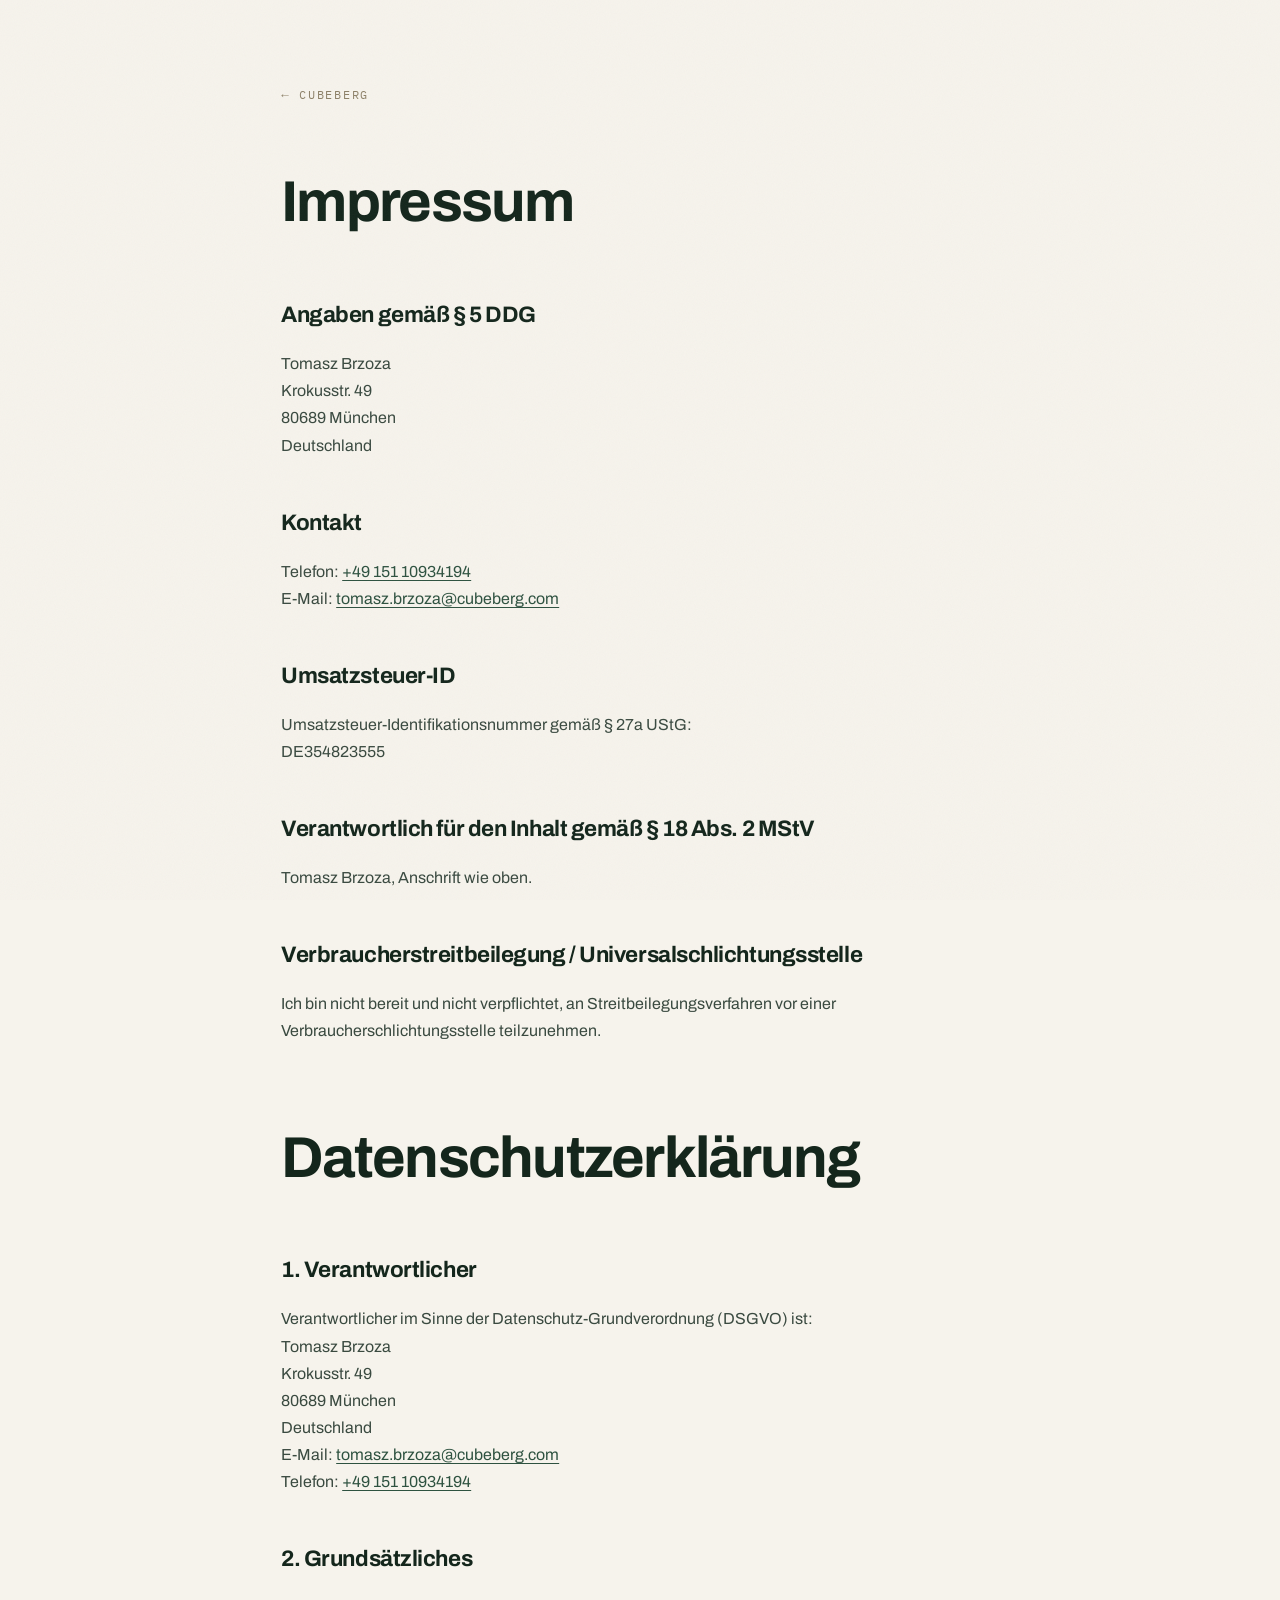
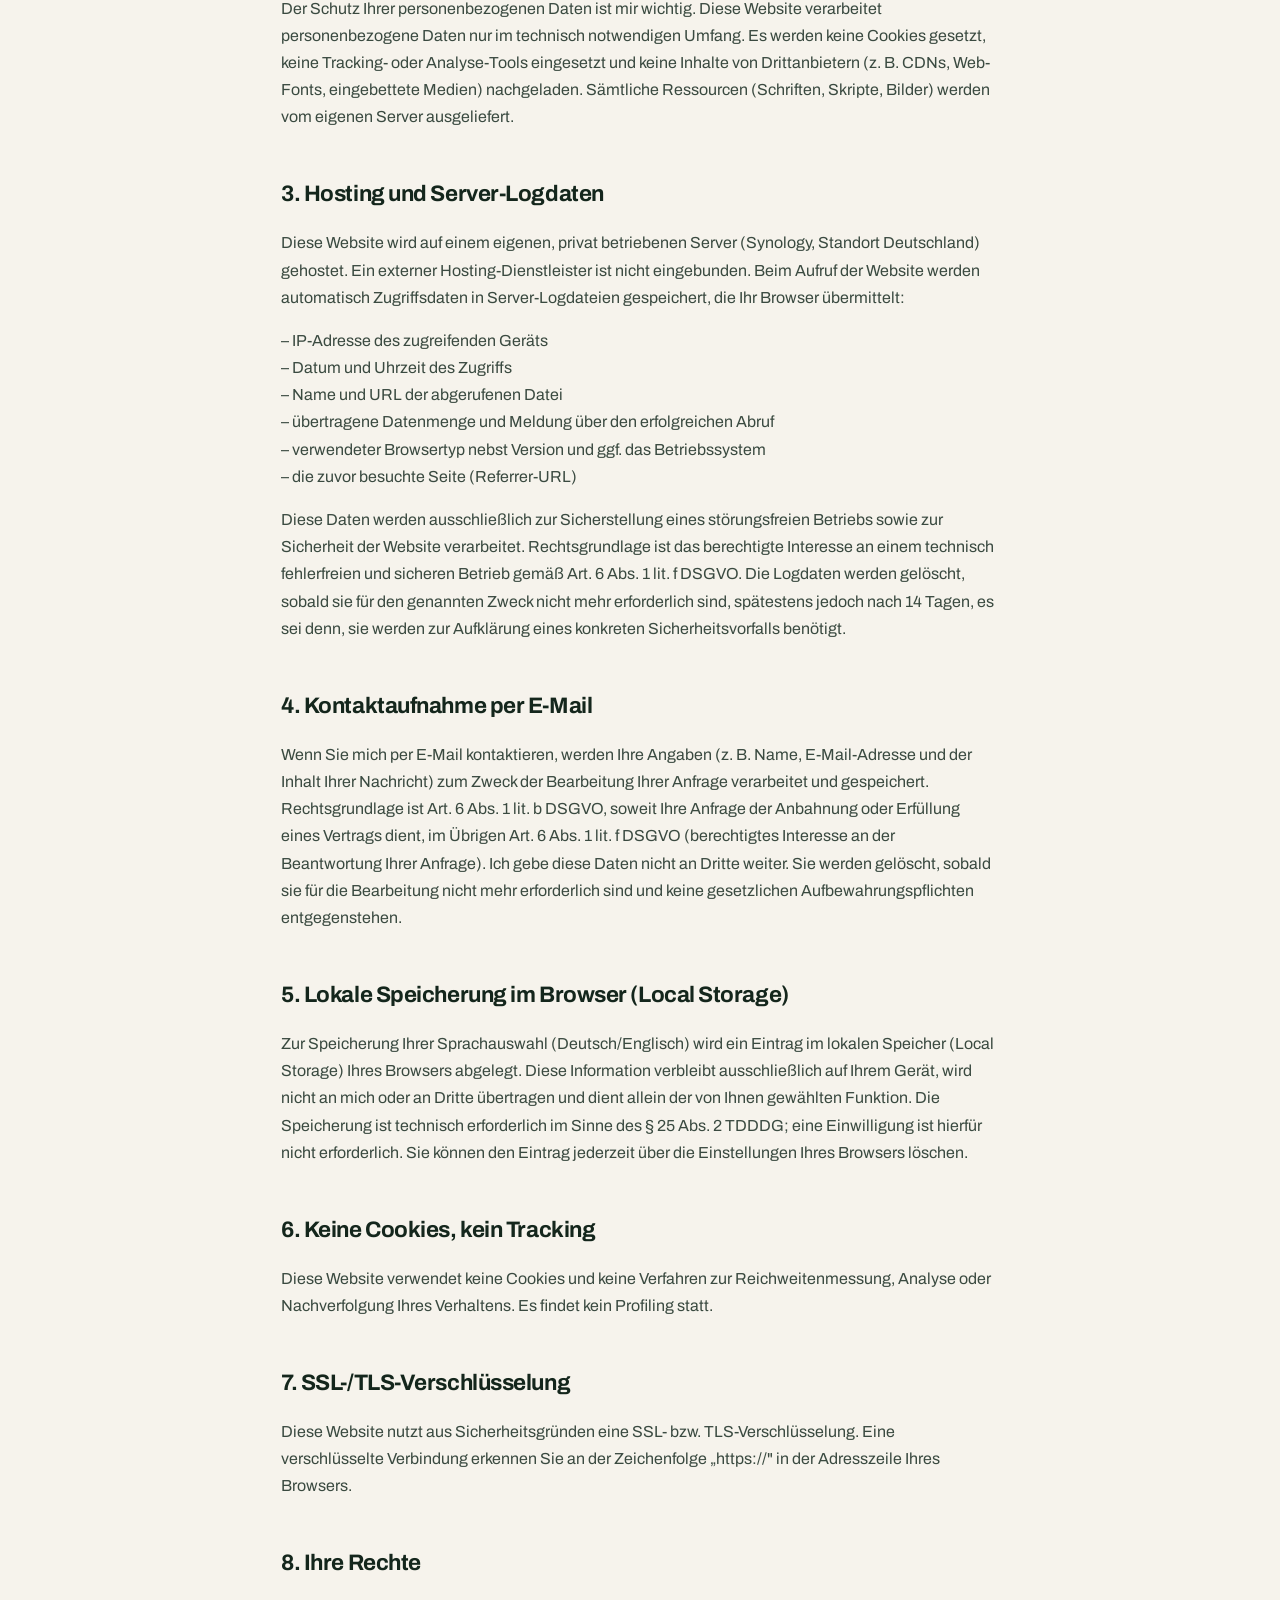
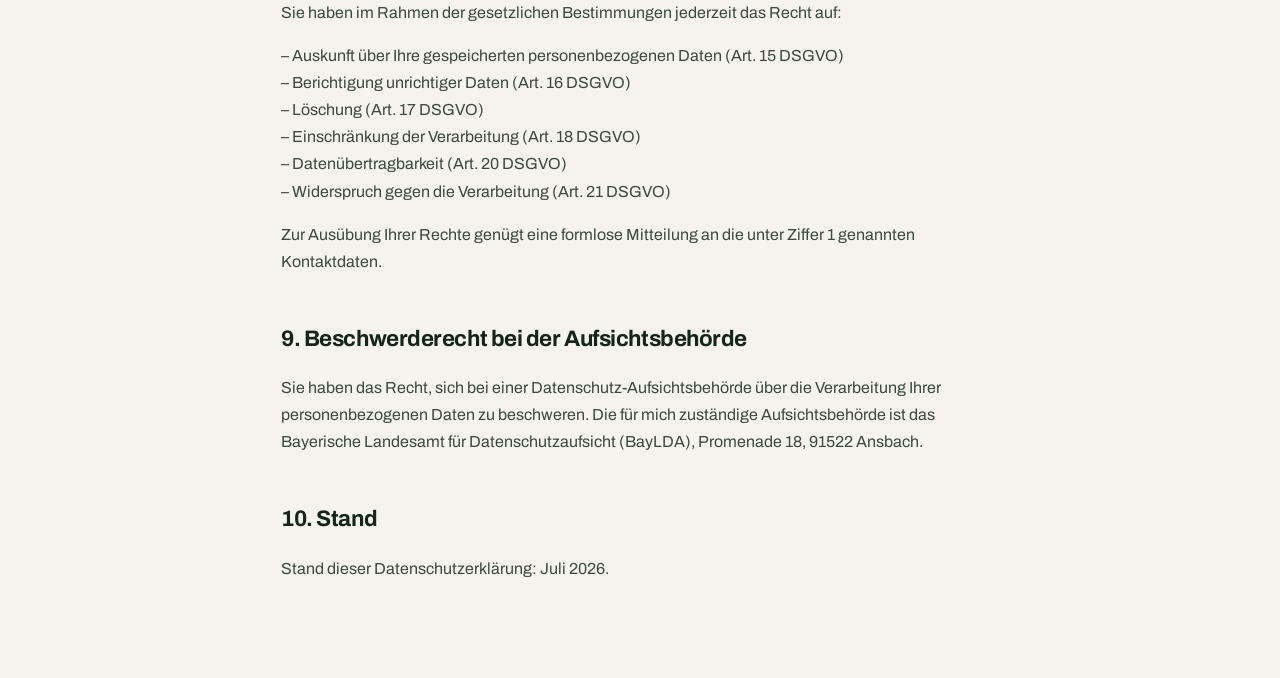
<file: legal.html>
<!DOCTYPE html>
<html lang="de">
<head>
  <meta charset="UTF-8">
  <meta name="viewport" content="width=device-width, initial-scale=1.0">
  <title>Impressum &amp; Datenschutz — Tomasz Brzoza</title>
  <meta name="robots" content="noindex">
  <meta name="theme-color" content="#14261C">
  <meta name="color-scheme" content="light">

  <link rel="icon" href="data:image/svg+xml,%3Csvg xmlns='http://www.w3.org/2000/svg' viewBox='0 0 100 100'%3E%3Crect width='100' height='100' rx='18' fill='%2314261C'/%3E%3Cpolygon points='50,18 16,80 38,80' fill='%23F6F3EC' fill-opacity='.4'/%3E%3Cpolygon points='50,18 38,80 50,80' fill='%23F6F3EC' fill-opacity='.55'/%3E%3Cpolygon points='50,18 50,80 66,80' fill='%23F6F3EC' fill-opacity='.72'/%3E%3Cpolygon points='50,18 66,80 84,80' fill='%23F6F3EC' fill-opacity='.9'/%3E%3Cpolygon points='50,18 59,34 50,50 41,34' fill='%23E4DCC9'/%3E%3C/svg%3E">

  <link rel="stylesheet" href="css/fonts.css?v=2">
  <link rel="stylesheet" href="css/style.css?v=3.0">
</head>
<body>

  <main class="legal-page">
    <a class="back-link" href="index.html">← Cubeberg</a>

    <h1>Impressum</h1>

    <h2>Angaben gemäß § 5 DDG</h2>
    <p>
      Tomasz Brzoza<br>
      Krokusstr. 49<br>
      80689 München<br>
      Deutschland
    </p>

    <h2>Kontakt</h2>
    <p>
      Telefon: <a href="tel:+4915110934194">+49 151 10934194</a><br>
      E-Mail: <a href="mailto:tomasz.brzoza@cubeberg.com">tomasz.brzoza@cubeberg.com</a>
    </p>

    <h2>Umsatzsteuer-ID</h2>
    <p>Umsatzsteuer-Identifikationsnummer gemäß § 27a UStG:<br>DE354823555</p>

    <h2>Verantwortlich für den Inhalt gemäß § 18 Abs. 2 MStV</h2>
    <p>Tomasz Brzoza, Anschrift wie oben.</p>

    <h2>Verbraucherstreitbeilegung / Universalschlichtungsstelle</h2>
    <p>Ich bin nicht bereit und nicht verpflichtet, an Streitbeilegungsverfahren vor einer Verbraucherschlichtungsstelle teilzunehmen.</p>

    <h1 id="privacy" style="margin-top:4rem;">Datenschutzerklärung</h1>

    <h2>1. Verantwortlicher</h2>
    <p>
      Verantwortlicher im Sinne der Datenschutz-Grundverordnung (DSGVO) ist:<br>
      Tomasz Brzoza<br>
      Krokusstr. 49<br>
      80689 München<br>
      Deutschland<br>
      E-Mail: <a href="mailto:tomasz.brzoza@cubeberg.com">tomasz.brzoza@cubeberg.com</a><br>
      Telefon: <a href="tel:+4915110934194">+49 151 10934194</a>
    </p>

    <h2>2. Grundsätzliches</h2>
    <p>Der Schutz Ihrer personenbezogenen Daten ist mir wichtig. Diese Website verarbeitet personenbezogene Daten nur im technisch notwendigen Umfang. Es werden keine Cookies gesetzt, keine Tracking- oder Analyse-Tools eingesetzt und keine Inhalte von Drittanbietern (z.&nbsp;B. CDNs, Web-Fonts, eingebettete Medien) nachgeladen. Sämtliche Ressourcen (Schriften, Skripte, Bilder) werden vom eigenen Server ausgeliefert.</p>

    <h2>3. Hosting und Server-Logdaten</h2>
    <p>Diese Website wird auf einem eigenen, privat betriebenen Server (Synology, Standort Deutschland) gehostet. Ein externer Hosting-Dienstleister ist nicht eingebunden. Beim Aufruf der Website werden automatisch Zugriffsdaten in Server-Logdateien gespeichert, die Ihr Browser übermittelt:</p>
    <p>
      – IP-Adresse des zugreifenden Geräts<br>
      – Datum und Uhrzeit des Zugriffs<br>
      – Name und URL der abgerufenen Datei<br>
      – übertragene Datenmenge und Meldung über den erfolgreichen Abruf<br>
      – verwendeter Browsertyp nebst Version und ggf. das Betriebssystem<br>
      – die zuvor besuchte Seite (Referrer-URL)
    </p>
    <!-- HINWEIS: Bitte die Log-Aufbewahrung auf dem Synology-Server so einstellen (Log-Rotation),
         dass sie diese Angabe (max. 14 Tage) tatsächlich einhält. -->
    <p>Diese Daten werden ausschließlich zur Sicherstellung eines störungsfreien Betriebs sowie zur Sicherheit der Website verarbeitet. Rechtsgrundlage ist das berechtigte Interesse an einem technisch fehlerfreien und sicheren Betrieb gemäß Art.&nbsp;6 Abs.&nbsp;1 lit.&nbsp;f DSGVO. Die Logdaten werden gelöscht, sobald sie für den genannten Zweck nicht mehr erforderlich sind, spätestens jedoch nach 14 Tagen, es sei denn, sie werden zur Aufklärung eines konkreten Sicherheitsvorfalls benötigt.</p>

    <h2>4. Kontaktaufnahme per E-Mail</h2>
    <p>Wenn Sie mich per E-Mail kontaktieren, werden Ihre Angaben (z.&nbsp;B. Name, E-Mail-Adresse und der Inhalt Ihrer Nachricht) zum Zweck der Bearbeitung Ihrer Anfrage verarbeitet und gespeichert. Rechtsgrundlage ist Art.&nbsp;6 Abs.&nbsp;1 lit.&nbsp;b DSGVO, soweit Ihre Anfrage der Anbahnung oder Erfüllung eines Vertrags dient, im Übrigen Art.&nbsp;6 Abs.&nbsp;1 lit.&nbsp;f DSGVO (berechtigtes Interesse an der Beantwortung Ihrer Anfrage). Ich gebe diese Daten nicht an Dritte weiter. Sie werden gelöscht, sobald sie für die Bearbeitung nicht mehr erforderlich sind und keine gesetzlichen Aufbewahrungspflichten entgegenstehen.</p>

    <h2>5. Lokale Speicherung im Browser (Local Storage)</h2>
    <p>Zur Speicherung Ihrer Sprachauswahl (Deutsch/Englisch) wird ein Eintrag im lokalen Speicher (Local Storage) Ihres Browsers abgelegt. Diese Information verbleibt ausschließlich auf Ihrem Gerät, wird nicht an mich oder an Dritte übertragen und dient allein der von Ihnen gewählten Funktion. Die Speicherung ist technisch erforderlich im Sinne des §&nbsp;25 Abs.&nbsp;2 TDDDG; eine Einwilligung ist hierfür nicht erforderlich. Sie können den Eintrag jederzeit über die Einstellungen Ihres Browsers löschen.</p>

    <h2>6. Keine Cookies, kein Tracking</h2>
    <p>Diese Website verwendet keine Cookies und keine Verfahren zur Reichweitenmessung, Analyse oder Nachverfolgung Ihres Verhaltens. Es findet kein Profiling statt.</p>

    <h2>7. SSL-/TLS-Verschlüsselung</h2>
    <!-- HINWEIS: Diese Angabe setzt voraus, dass die Seite über HTTPS ausgeliefert wird
         (z. B. Let's-Encrypt-Zertifikat in der Synology-Systemsteuerung einrichten). -->
    <p>Diese Website nutzt aus Sicherheitsgründen eine SSL- bzw. TLS-Verschlüsselung. Eine verschlüsselte Verbindung erkennen Sie an der Zeichenfolge „https://" in der Adresszeile Ihres Browsers.</p>

    <h2>8. Ihre Rechte</h2>
    <p>Sie haben im Rahmen der gesetzlichen Bestimmungen jederzeit das Recht auf:</p>
    <p>
      – Auskunft über Ihre gespeicherten personenbezogenen Daten (Art.&nbsp;15 DSGVO)<br>
      – Berichtigung unrichtiger Daten (Art.&nbsp;16 DSGVO)<br>
      – Löschung (Art.&nbsp;17 DSGVO)<br>
      – Einschränkung der Verarbeitung (Art.&nbsp;18 DSGVO)<br>
      – Datenübertragbarkeit (Art.&nbsp;20 DSGVO)<br>
      – Widerspruch gegen die Verarbeitung (Art.&nbsp;21 DSGVO)
    </p>
    <p>Zur Ausübung Ihrer Rechte genügt eine formlose Mitteilung an die unter Ziffer&nbsp;1 genannten Kontaktdaten.</p>

    <h2>9. Beschwerderecht bei der Aufsichtsbehörde</h2>
    <p>Sie haben das Recht, sich bei einer Datenschutz-Aufsichtsbehörde über die Verarbeitung Ihrer personenbezogenen Daten zu beschweren. Die für mich zuständige Aufsichtsbehörde ist das Bayerische Landesamt für Datenschutzaufsicht (BayLDA), Promenade 18, 91522 Ansbach.</p>

    <h2>10. Stand</h2>
    <p>Stand dieser Datenschutzerklärung: Juli 2026.</p>
  </main>

</body>
</html>
</file>
<file: css/fonts.css>
/* Self-hosted brand fonts (latin + latin-ext) - Archivo, Source Serif 4 italic, IBM Plex Mono */
@font-face {
  font-family: 'Archivo';
  font-style: normal;
  font-weight: 400;
  font-stretch: 100%;
  font-display: swap;
  src: url(../assets/fonts/archivo-400-latin-ext.woff2) format('woff2');
  unicode-range: U+0100-02BA, U+02BD-02C5, U+02C7-02CC, U+02CE-02D7, U+02DD-02FF, U+0304, U+0308, U+0329, U+1D00-1DBF, U+1E00-1E9F, U+1EF2-1EFF, U+2020, U+20A0-20AB, U+20AD-20C0, U+2113, U+2C60-2C7F, U+A720-A7FF;
}
@font-face {
  font-family: 'Archivo';
  font-style: normal;
  font-weight: 400;
  font-stretch: 100%;
  font-display: swap;
  src: url(../assets/fonts/archivo-400-latin.woff2) format('woff2');
  unicode-range: U+0000-00FF, U+0131, U+0152-0153, U+02BB-02BC, U+02C6, U+02DA, U+02DC, U+0304, U+0308, U+0329, U+2000-206F, U+20AC, U+2122, U+2191, U+2193, U+2212, U+2215, U+FEFF, U+FFFD;
}
@font-face {
  font-family: 'Archivo';
  font-style: normal;
  font-weight: 500;
  font-stretch: 100%;
  font-display: swap;
  src: url(../assets/fonts/archivo-400-latin-ext.woff2) format('woff2');
  unicode-range: U+0100-02BA, U+02BD-02C5, U+02C7-02CC, U+02CE-02D7, U+02DD-02FF, U+0304, U+0308, U+0329, U+1D00-1DBF, U+1E00-1E9F, U+1EF2-1EFF, U+2020, U+20A0-20AB, U+20AD-20C0, U+2113, U+2C60-2C7F, U+A720-A7FF;
}
@font-face {
  font-family: 'Archivo';
  font-style: normal;
  font-weight: 500;
  font-stretch: 100%;
  font-display: swap;
  src: url(../assets/fonts/archivo-400-latin.woff2) format('woff2');
  unicode-range: U+0000-00FF, U+0131, U+0152-0153, U+02BB-02BC, U+02C6, U+02DA, U+02DC, U+0304, U+0308, U+0329, U+2000-206F, U+20AC, U+2122, U+2191, U+2193, U+2212, U+2215, U+FEFF, U+FFFD;
}
@font-face {
  font-family: 'Archivo';
  font-style: normal;
  font-weight: 600;
  font-stretch: 100%;
  font-display: swap;
  src: url(../assets/fonts/archivo-400-latin-ext.woff2) format('woff2');
  unicode-range: U+0100-02BA, U+02BD-02C5, U+02C7-02CC, U+02CE-02D7, U+02DD-02FF, U+0304, U+0308, U+0329, U+1D00-1DBF, U+1E00-1E9F, U+1EF2-1EFF, U+2020, U+20A0-20AB, U+20AD-20C0, U+2113, U+2C60-2C7F, U+A720-A7FF;
}
@font-face {
  font-family: 'Archivo';
  font-style: normal;
  font-weight: 600;
  font-stretch: 100%;
  font-display: swap;
  src: url(../assets/fonts/archivo-400-latin.woff2) format('woff2');
  unicode-range: U+0000-00FF, U+0131, U+0152-0153, U+02BB-02BC, U+02C6, U+02DA, U+02DC, U+0304, U+0308, U+0329, U+2000-206F, U+20AC, U+2122, U+2191, U+2193, U+2212, U+2215, U+FEFF, U+FFFD;
}
@font-face {
  font-family: 'Archivo';
  font-style: normal;
  font-weight: 700;
  font-stretch: 100%;
  font-display: swap;
  src: url(../assets/fonts/archivo-400-latin-ext.woff2) format('woff2');
  unicode-range: U+0100-02BA, U+02BD-02C5, U+02C7-02CC, U+02CE-02D7, U+02DD-02FF, U+0304, U+0308, U+0329, U+1D00-1DBF, U+1E00-1E9F, U+1EF2-1EFF, U+2020, U+20A0-20AB, U+20AD-20C0, U+2113, U+2C60-2C7F, U+A720-A7FF;
}
@font-face {
  font-family: 'Archivo';
  font-style: normal;
  font-weight: 700;
  font-stretch: 100%;
  font-display: swap;
  src: url(../assets/fonts/archivo-400-latin.woff2) format('woff2');
  unicode-range: U+0000-00FF, U+0131, U+0152-0153, U+02BB-02BC, U+02C6, U+02DA, U+02DC, U+0304, U+0308, U+0329, U+2000-206F, U+20AC, U+2122, U+2191, U+2193, U+2212, U+2215, U+FEFF, U+FFFD;
}
@font-face {
  font-family: 'IBM Plex Mono';
  font-style: normal;
  font-weight: 400;
  font-display: swap;
  src: url(../assets/fonts/ibmplexmono-400-latin-ext.woff2) format('woff2');
  unicode-range: U+0100-02BA, U+02BD-02C5, U+02C7-02CC, U+02CE-02D7, U+02DD-02FF, U+0304, U+0308, U+0329, U+1D00-1DBF, U+1E00-1E9F, U+1EF2-1EFF, U+2020, U+20A0-20AB, U+20AD-20C0, U+2113, U+2C60-2C7F, U+A720-A7FF;
}
@font-face {
  font-family: 'IBM Plex Mono';
  font-style: normal;
  font-weight: 400;
  font-display: swap;
  src: url(../assets/fonts/ibmplexmono-400-latin.woff2) format('woff2');
  unicode-range: U+0000-00FF, U+0131, U+0152-0153, U+02BB-02BC, U+02C6, U+02DA, U+02DC, U+0304, U+0308, U+0329, U+2000-206F, U+20AC, U+2122, U+2191, U+2193, U+2212, U+2215, U+FEFF, U+FFFD;
}
@font-face {
  font-family: 'IBM Plex Mono';
  font-style: normal;
  font-weight: 500;
  font-display: swap;
  src: url(../assets/fonts/ibmplexmono-500-latin-ext.woff2) format('woff2');
  unicode-range: U+0100-02BA, U+02BD-02C5, U+02C7-02CC, U+02CE-02D7, U+02DD-02FF, U+0304, U+0308, U+0329, U+1D00-1DBF, U+1E00-1E9F, U+1EF2-1EFF, U+2020, U+20A0-20AB, U+20AD-20C0, U+2113, U+2C60-2C7F, U+A720-A7FF;
}
@font-face {
  font-family: 'IBM Plex Mono';
  font-style: normal;
  font-weight: 500;
  font-display: swap;
  src: url(../assets/fonts/ibmplexmono-500-latin.woff2) format('woff2');
  unicode-range: U+0000-00FF, U+0131, U+0152-0153, U+02BB-02BC, U+02C6, U+02DA, U+02DC, U+0304, U+0308, U+0329, U+2000-206F, U+20AC, U+2122, U+2191, U+2193, U+2212, U+2215, U+FEFF, U+FFFD;
}
@font-face {
  font-family: 'Source Serif 4';
  font-style: italic;
  font-weight: 400;
  font-display: swap;
  src: url(../assets/fonts/sourceserif4-400-italic-latin-ext.woff2) format('woff2');
  unicode-range: U+0100-02BA, U+02BD-02C5, U+02C7-02CC, U+02CE-02D7, U+02DD-02FF, U+0304, U+0308, U+0329, U+1D00-1DBF, U+1E00-1E9F, U+1EF2-1EFF, U+2020, U+20A0-20AB, U+20AD-20C0, U+2113, U+2C60-2C7F, U+A720-A7FF;
}
@font-face {
  font-family: 'Source Serif 4';
  font-style: italic;
  font-weight: 400;
  font-display: swap;
  src: url(../assets/fonts/sourceserif4-400-italic-latin.woff2) format('woff2');
  unicode-range: U+0000-00FF, U+0131, U+0152-0153, U+02BB-02BC, U+02C6, U+02DA, U+02DC, U+0304, U+0308, U+0329, U+2000-206F, U+20AC, U+2122, U+2191, U+2193, U+2212, U+2215, U+FEFF, U+FFFD;
}
</file>
<file: css/style.css>
/* ==========================================================================
   Cubeberg — TM1 & IBM Planning Analytics Consulting
   Brand system per "Cubeberg Markenhandbuch, Edition 01":
   Papier/Nebel surfaces (60/30), Tannengrün structure (30), Sand accents (10).
   Archivo (display/body) · Source Serif 4 italic (leads/quotes) · IBM Plex Mono.
   Pure CSS, no build step.
   ========================================================================== */

/* ---------- Tokens ---------- */
:root {
  /* Farbwelt */
  --paper: #F6F3EC;
  --mist: #EDEAE2;
  --stone: #B9AD92;
  --sand: #E4DCC9;
  --pine: #14261C;   /* Tannengrün */
  --shadow: #0F1F17;
  --g1: #1E3A2B;     /* dunkle Flanke */
  --g2: #2E5240;     /* Wald */
  --g3: #41684F;     /* Hang */
  --g4: #5C8467;     /* Lichtflanke */

  --ink: #14261C;
  --body-c: #3a4a40;
  --muted: #8d8168;

  --line: rgba(20, 38, 28, 0.12);
  --line-strong: rgba(20, 38, 28, 0.28);
  --cream-line: rgba(228, 220, 201, 0.22);
  --cream-dim: rgba(228, 220, 201, 0.6);

  --font-display: "Archivo", system-ui, sans-serif;
  --font-body: "Archivo", system-ui, sans-serif;
  --font-serif: "Source Serif 4", Georgia, serif;
  --font-mono: "IBM Plex Mono", ui-monospace, monospace;

  --pad: clamp(1.25rem, 4vw, 4rem);
  --header-h: 76px;
  --radius: 2px;
}

/* ---------- Reset / base ---------- */
*, *::before, *::after { box-sizing: border-box; margin: 0; padding: 0; }

html {
  -webkit-text-size-adjust: 100%;
}

/* Native smooth scrolling ONLY as a fallback when Lenis is not running */
html.no-lenis { scroll-behavior: smooth; }

/* Lenis recommended styles */
html.lenis, html.lenis body { height: auto; }
.lenis.lenis-smooth { scroll-behavior: auto !important; }
.lenis { scroll-behavior: auto !important; }
.lenis.lenis-smooth [data-lenis-prevent] { overscroll-behavior: contain; }
.lenis.lenis-stopped { overflow: hidden; }

body {
  background: var(--paper);
  color: var(--ink);
  font-family: var(--font-body);
  font-size: 1rem;
  line-height: 1.7;
  overflow-x: hidden;
  min-height: 100vh;
}

/* Paper-grain overlay, very subtle */
body::after {
  content: "";
  position: fixed;
  inset: 0;
  z-index: 2000;
  pointer-events: none;
  opacity: 0.035;
  background-image: url("data:image/svg+xml,%3Csvg xmlns='http://www.w3.org/2000/svg' width='128' height='128'%3E%3Cfilter id='n'%3E%3CfeTurbulence type='fractalNoise' baseFrequency='0.9' numOctaves='2' stitchTiles='stitch'/%3E%3C/filter%3E%3Crect width='128' height='128' filter='url(%23n)'/%3E%3C/svg%3E");
}

img { max-width: 100%; display: block; }
a { color: inherit; text-decoration: none; }
button { font: inherit; color: inherit; background: none; border: 0; cursor: pointer; }
ul { list-style: none; }
strong { color: var(--ink); font-weight: 600; }

.mono {
  font-family: var(--font-mono);
  font-size: 0.76rem;
  letter-spacing: 0.14em;
  text-transform: uppercase;
}

.serif { font-family: var(--font-serif); font-style: italic; }

::selection { background: var(--sand); color: var(--pine); }

::-webkit-scrollbar { width: 10px; }
::-webkit-scrollbar-track { background: var(--mist); }
::-webkit-scrollbar-thumb { background: var(--stone); border-radius: 5px; }
::-webkit-scrollbar-thumb:hover { background: var(--muted); }

.skip-link {
  position: fixed;
  top: -100px;
  left: 1rem;
  z-index: 3000;
  background: var(--pine);
  color: var(--paper);
  padding: 0.6rem 1rem;
  border-radius: var(--radius);
  font-weight: 600;
  transition: top 0.2s;
}
.skip-link:focus { top: 1rem; }

:focus-visible {
  outline: 2px solid var(--g2);
  outline-offset: 3px;
  border-radius: 2px;
}

section { scroll-margin-top: calc(var(--header-h) + 16px); }

/* ---------- Brand mark (inline SVG helpers) ---------- */
.mark { display: block; }
/* Over dark surfaces (hero header state, preloader, footer) */
.mark .f1 { fill: rgba(246, 243, 236, 0.4); }
.mark .f2 { fill: rgba(246, 243, 236, 0.55); }
.mark .f3 { fill: rgba(246, 243, 236, 0.72); }
.mark .f4 { fill: rgba(246, 243, 236, 0.9); }
.mark .cap { fill: var(--sand); }
/* Colored variant on light surfaces */
.mark--color .f1 { fill: var(--g1); }
.mark--color .f2 { fill: var(--g2); }
.mark--color .f3 { fill: var(--g3); }
.mark--color .f4 { fill: var(--g4); }

/* ---------- Preloader ---------- */
#preloader {
  position: fixed;
  inset: 0;
  z-index: 4000;
  background: var(--pine);
  display: flex;
  align-items: flex-end;
}
.pre-inner {
  width: 100%;
  display: flex;
  align-items: flex-end;
  justify-content: space-between;
  padding: var(--pad);
}
.pre-name {
  display: flex;
  align-items: center;
  gap: 0.8rem;
  font-family: var(--font-display);
  font-weight: 600;
  font-size: clamp(1.1rem, 2.4vw, 1.6rem);
  letter-spacing: -0.02em;
  color: var(--paper);
}
.pre-count {
  font-size: clamp(3rem, 10vw, 7rem);
  line-height: 1;
  color: var(--sand);
}

/* ---------- Header ---------- */
.site-header {
  position: fixed;
  top: 0; left: 0; right: 0;
  z-index: 1000;
  height: var(--header-h);
  display: flex;
  align-items: center;
  justify-content: space-between;
  gap: 2rem;
  padding: 0 var(--pad);
  color: var(--paper);
  transition: background 0.35s ease, border-color 0.35s ease, color 0.35s ease;
  border-bottom: 1px solid transparent;
}
.site-header.is-scrolled {
  background: rgba(246, 243, 236, 0.85);
  backdrop-filter: blur(14px);
  -webkit-backdrop-filter: blur(14px);
  border-bottom-color: var(--line);
  color: var(--ink);
}
/* mark switches to colored ramp on light header */
.site-header.is-scrolled .mark .f1 { fill: var(--g1); }
.site-header.is-scrolled .mark .f2 { fill: var(--g2); }
.site-header.is-scrolled .mark .f3 { fill: var(--g3); }
.site-header.is-scrolled .mark .f4 { fill: var(--g4); }

.logo {
  display: flex;
  align-items: center;
  gap: 0.7rem;
  font-family: var(--font-display);
  font-weight: 600;
  font-size: 1.1rem;
  letter-spacing: -0.02em;
  white-space: nowrap;
}

.main-nav { display: flex; gap: 2.2rem; }
.main-nav a {
  font-size: 0.92rem;
  font-weight: 500;
  opacity: 0.75;
  position: relative;
  transition: opacity 0.25s;
  padding: 0.4rem 0;
}
.main-nav a::after {
  content: "";
  position: absolute;
  left: 0; bottom: 0;
  width: 100%; height: 1px;
  background: currentColor;
  transform: scaleX(0);
  transform-origin: right;
  transition: transform 0.35s cubic-bezier(0.22, 1, 0.36, 1);
}
.main-nav a:hover, .main-nav a.is-active { opacity: 1; }
.main-nav a:hover::after, .main-nav a.is-active::after {
  transform: scaleX(1);
  transform-origin: left;
}

.header-right { display: flex; align-items: center; gap: 1.4rem; }

.lang { display: flex; align-items: center; gap: 0.45rem; }
.lang-btn {
  font-family: var(--font-mono);
  font-size: 0.76rem;
  letter-spacing: 0.14em;
  opacity: 0.6;
  padding: 0.3rem 0.15rem;
  transition: opacity 0.25s;
}
.lang-btn[aria-current="page"] { opacity: 1; font-weight: 500; }
.lang-btn:hover { opacity: 1; }
.lang-sep { opacity: 0.35; font-size: 0.78rem; }

/* ---------- Buttons ---------- */
.btn {
  display: inline-flex;
  align-items: center;
  justify-content: center;
  gap: 0.5rem;
  padding: 0.95rem 1.9rem;
  border: 1px solid currentColor;
  border-radius: var(--radius);
  font-family: var(--font-display);
  font-weight: 500;
  font-size: 0.95rem;
  letter-spacing: 0.01em;
  position: relative;
  overflow: hidden;
  white-space: nowrap;
  transition: color 0.35s ease, border-color 0.35s ease;
  isolation: isolate;
}
.btn::before {
  content: "";
  position: absolute;
  inset: 0;
  z-index: -1;
  background: currentColor;
  transform: translateY(101%);
  transition: transform 0.4s cubic-bezier(0.22, 1, 0.36, 1);
}
.btn:hover::before { transform: translateY(0); }
/* text flips against the sweep */
.btn span, .btn { transition: color 0.3s; }
.btn:hover { color: var(--paper); }
.hero .btn:hover { color: var(--pine); }

.btn-accent {
  background: var(--sand);
  border-color: var(--sand);
  color: var(--pine);
}
.btn-accent::before { background: var(--paper); }
.btn-accent:hover { color: var(--pine); border-color: var(--paper); }

.btn-small { padding: 0.6rem 1.3rem; font-size: 0.85rem; }

/* ---------- Mobile menu ---------- */
.menu-btn {
  display: none;
  flex-direction: column;
  justify-content: center;
  gap: 7px;
  width: 44px; height: 44px;
  align-items: center;
}
.menu-btn span {
  display: block;
  width: 26px; height: 2px;
  background: currentColor;
  transition: transform 0.35s cubic-bezier(0.22, 1, 0.36, 1), opacity 0.3s;
}
.menu-btn[aria-expanded="true"] span:nth-child(1) { transform: translateY(4.5px) rotate(45deg); }
.menu-btn[aria-expanded="true"] span:nth-child(2) { transform: translateY(-4.5px) rotate(-45deg); }

.mobile-menu {
  position: fixed;
  inset: 0;
  z-index: 900;
  background: var(--pine);
  color: var(--paper);
  display: flex;
  flex-direction: column;
  justify-content: center;
  gap: 3rem;
  padding: var(--pad);
  clip-path: inset(0 0 100% 0);
  visibility: hidden;
  transition: clip-path 0.55s cubic-bezier(0.76, 0, 0.24, 1), visibility 0s linear 0.55s;
}
.mobile-menu.is-open {
  clip-path: inset(0 0 0% 0);
  visibility: visible;
  transition: clip-path 0.55s cubic-bezier(0.76, 0, 0.24, 1);
}
.mobile-nav { display: flex; flex-direction: column; gap: 0.4rem; }
.mobile-nav a {
  font-family: var(--font-display);
  font-size: clamp(2.2rem, 9vw, 3.4rem);
  font-weight: 600;
  letter-spacing: -0.02em;
  line-height: 1.25;
  color: var(--paper);
  transition: color 0.25s, transform 0.3s;
}
.mobile-nav a:hover { color: var(--sand); transform: translateX(8px); }
.mobile-menu-foot {
  display: flex;
  flex-direction: column;
  gap: 1rem;
  border-top: 1px solid var(--cream-line);
  padding-top: 1.5rem;
}
.mobile-menu .lang-btn { color: var(--cream-dim); opacity: 1; }
.mobile-menu .lang-btn[aria-current="page"] { color: var(--sand); }
.mobile-mail { color: var(--cream-dim); text-transform: none; letter-spacing: 0.02em; }

/* ---------- Hero (Tannengrün cover) ---------- */
.hero {
  position: relative;
  min-height: 100svh;
  display: flex;
  flex-direction: column;
  justify-content: center;
  padding: calc(var(--header-h) + 3rem) var(--pad) 3.5rem;
  overflow: hidden;
  background: var(--pine);
  color: var(--paper);
}
.hero-grid {
  position: absolute;
  inset: 0;
  pointer-events: none;
  background-image:
    linear-gradient(var(--cream-line) 1px, transparent 1px),
    linear-gradient(90deg, var(--cream-line) 1px, transparent 1px);
  background-size: 90px 90px;
  opacity: 0.14;
  mask-image: radial-gradient(ellipse 90% 70% at 55% 35%, black 0%, transparent 75%);
  -webkit-mask-image: radial-gradient(ellipse 90% 70% at 55% 35%, black 0%, transparent 75%);
}

/* Generated backdrop — cube massif */
.hero-bg {
  position: absolute;
  inset: 0;
  display: block;
  overflow: hidden;
  pointer-events: none;
}
.hero-bg img {
  width: 100%;
  height: 112%;
  object-fit: cover;
  object-position: 50% 72%;
  opacity: 0.55;
  will-change: transform;
}
.hero-bg::after {
  content: "";
  position: absolute;
  inset: 0;
  background:
    linear-gradient(180deg, rgba(20, 38, 28, 0.85) 0%, rgba(20, 38, 28, 0.35) 45%, rgba(20, 38, 28, 0.55) 100%),
    radial-gradient(ellipse 60% 70% at 24% 45%, rgba(15, 31, 23, 0.65) 0%, transparent 72%);
}

.hero-inner {
  position: relative;
  max-width: 1400px;
  width: 100%;
  margin: 0 auto;
  flex: 1;
  display: flex;
  align-items: center;
}
.hero-copy { max-width: 54rem; }

.hero-eyebrow {
  color: var(--stone);
  margin-bottom: 2.2rem;
}

.hero-title {
  font-family: var(--font-display);
  font-weight: 600;
  font-size: clamp(3rem, 8.5vw, 7.6rem);
  line-height: 0.98;
  letter-spacing: -0.03em;
  margin-bottom: 1.8rem;
  color: var(--paper);
}
.ht-line { display: block; overflow: hidden; padding-bottom: 0.07em; margin-bottom: -0.02em; }
.ht-outline { color: var(--sand); }

/* word-split spans (created by JS) */
.split .w { display: inline-block; overflow: hidden; vertical-align: top; padding-bottom: 0.07em; margin-bottom: -0.07em; }
.split .wi { display: inline-block; will-change: transform; }

.hero-lead {
  font-family: var(--font-serif);
  font-style: italic;
  font-size: clamp(1.15rem, 2vw, 1.45rem);
  line-height: 1.5;
  color: var(--stone);
  max-width: 36rem;
  margin-bottom: 1.6rem;
}

.hero-sub {
  max-width: 36rem;
  color: var(--cream-dim);
  font-size: clamp(0.95rem, 1.3vw, 1.05rem);
  margin-bottom: 2.6rem;
}

.hero-ctas { display: flex; flex-wrap: wrap; gap: 1rem; margin-bottom: 2.2rem; }

.hero-avail {
  display: inline-flex;
  align-items: center;
  gap: 0.6rem;
  color: var(--stone);
}
.avail-dot {
  width: 8px; height: 8px;
  border-radius: 50%;
  background: var(--sand);
  box-shadow: 0 0 0 0 rgba(228, 220, 201, 0.5);
  animation: pulse 2.4s infinite;
}
@keyframes pulse {
  0% { box-shadow: 0 0 0 0 rgba(228, 220, 201, 0.4); }
  70% { box-shadow: 0 0 0 12px rgba(228, 220, 201, 0); }
  100% { box-shadow: 0 0 0 0 rgba(228, 220, 201, 0); }
}

.hero-foot {
  position: relative;
  display: flex;
  align-items: center;
  justify-content: space-between;
  gap: 1rem;
  max-width: 1400px;
  margin: 0 auto;
  width: 100%;
  padding-top: 1.6rem;
  border-top: 1px solid var(--cream-line);
}
.hero-foot-left { display: flex; align-items: center; gap: 1rem; }
.scroll-hint { color: var(--cream-dim); }
.scroll-line {
  flex: 0 0 64px;
  height: 1px;
  background: var(--cream-line);
  position: relative;
  overflow: hidden;
}
.scroll-line::after {
  content: "";
  position: absolute;
  inset: 0;
  background: var(--sand);
  animation: scrollLine 2.4s cubic-bezier(0.76, 0, 0.24, 1) infinite;
}
@keyframes scrollLine {
  0% { transform: translateX(-100%); }
  55% { transform: translateX(0); }
  100% { transform: translateX(100%); }
}
.hero-foot-meta {
  color: var(--cream-dim);
  font-size: 0.78rem;
  line-height: 1.6;
  text-align: right;
}

/* ---------- Marquee ---------- */
.marquee {
  border-top: 1px solid var(--line);
  border-bottom: 1px solid var(--line);
  overflow: hidden;
  padding: 1.1rem 0;
  background: var(--mist);
}
.marquee-track {
  display: flex;
  width: max-content;
  animation: marquee 32s linear infinite;
}
.marquee-chunk { color: var(--muted); white-space: nowrap; }
@keyframes marquee {
  from { transform: translateX(0); }
  to { transform: translateX(-50%); }
}

/* ---------- Sections base ---------- */
.section {
  padding: clamp(5rem, 11vw, 9rem) var(--pad);
  max-width: 1400px;
  margin: 0 auto;
}

.kicker {
  display: flex;
  align-items: baseline;
  gap: 0.9rem;
  color: var(--muted);
  margin-bottom: clamp(2rem, 4vw, 3.5rem);
}
.kicker-dot {
  width: 8px; height: 8px;
  background: var(--g2);
  flex: none;
  align-self: center;
}

.section-title {
  font-family: var(--font-display);
  font-weight: 600;
  font-size: clamp(2.2rem, 5.5vw, 4.2rem);
  line-height: 1.04;
  letter-spacing: -0.03em;
  margin-bottom: 1.8rem;
  color: var(--ink);
}
.section-head {
  display: grid;
  grid-template-columns: 1.2fr 1fr;
  gap: 2rem;
  align-items: end;
  margin-bottom: clamp(2.5rem, 5vw, 4rem);
}
.section-head .section-title { margin-bottom: 0; }
.section-sub { color: var(--body-c); max-width: 30rem; }

/* ---------- Stats ---------- */
.stats {
  display: grid;
  grid-template-columns: repeat(4, 1fr);
  max-width: 1400px;
  margin: 0 auto;
  padding: clamp(3rem, 7vw, 5.5rem) var(--pad);
  gap: 2rem;
}
.stat {
  border-left: 1px solid var(--line);
  padding-left: 1.4rem;
}
.stat-num {
  display: block;
  font-family: var(--font-display);
  font-weight: 600;
  font-size: clamp(2.8rem, 6vw, 4.4rem);
  line-height: 1;
  letter-spacing: -0.03em;
  margin-bottom: 0.7rem;
  color: var(--ink);
}
.stat-plus { color: var(--g3); }
.stat-label { color: var(--body-c); font-size: 0.92rem; display: block; max-width: 15rem; }

/* ---------- About ---------- */
.about-grid {
  display: grid;
  grid-template-columns: 0.85fr 1.15fr;
  gap: clamp(2.5rem, 6vw, 6rem);
  align-items: start;
}
.about-copy p { color: var(--body-c); margin-bottom: 1.4rem; max-width: 36rem; }
.about-copy p.lead-serif {
  font-family: var(--font-serif);
  font-style: italic;
  font-size: clamp(1.25rem, 2.2vw, 1.6rem);
  line-height: 1.45;
  color: var(--g2);
  margin-bottom: 1.8rem;
}

/* Image reveal frame — clip-path animated by JS */
.img-reveal {
  position: relative;
  overflow: hidden;
  border-radius: var(--radius);
}
.img-reveal img {
  display: block;
  width: 100%;
  height: 100%;
  object-fit: cover;
  will-change: transform;
}

.about-photo {
  aspect-ratio: 4 / 5;
  border: 1px solid var(--line);
  margin: 0;
  background: var(--mist);
}
.about-photo figcaption {
  position: absolute;
  bottom: 1.1rem; left: 1.2rem;
  color: var(--pine);
  background: rgba(246, 243, 236, 0.85);
  backdrop-filter: blur(8px);
  -webkit-backdrop-filter: blur(8px);
  border: 1px solid var(--line);
  border-radius: var(--radius);
  padding: 0.4rem 0.9rem;
}

.facts {
  display: grid;
  grid-template-columns: 1fr 1fr;
  gap: 1.6rem 2rem;
  margin-top: 2.6rem;
  border-top: 1px solid var(--line);
  padding-top: 2rem;
}
.fact dt { font-family: var(--font-mono); font-size: 0.72rem; letter-spacing: 0.14em; text-transform: uppercase; color: var(--muted); margin-bottom: 0.35rem; }
.fact dd { color: var(--ink); font-size: 0.98rem; font-weight: 500; }

/* ---------- Services ---------- */
.svc-list { border-top: 1px solid var(--line); }
.svc { border-bottom: 1px solid var(--line); }

.svc-head {
  display: grid;
  grid-template-columns: 4.2rem 1fr 3rem;
  align-items: center;
  gap: 1rem;
  width: 100%;
  padding: clamp(1.4rem, 3vw, 2.1rem) 0;
  text-align: left;
  transition: padding-left 0.4s cubic-bezier(0.22, 1, 0.36, 1);
}
.svc-head:hover { padding-left: 1rem; }

.svc-num { color: var(--g2); font-weight: 500; }
.svc-title {
  font-family: var(--font-display);
  font-weight: 600;
  font-size: clamp(1.3rem, 3vw, 2rem);
  letter-spacing: -0.02em;
  line-height: 1.2;
  color: var(--ink);
  transition: color 0.3s;
}
.svc-head:hover .svc-title { color: var(--g2); }

.svc-icon {
  position: relative;
  width: 30px; height: 30px;
  justify-self: end;
  border: 1px solid var(--line-strong);
  border-radius: 50%;
  transition: border-color 0.3s, background 0.3s, transform 0.45s cubic-bezier(0.22, 1, 0.36, 1);
}
.svc-icon::before, .svc-icon::after {
  content: "";
  position: absolute;
  top: 50%; left: 50%;
  background: var(--ink);
  transition: background 0.3s;
}
.svc-icon::before { width: 12px; height: 1.5px; transform: translate(-50%, -50%); }
.svc-icon::after  { width: 1.5px; height: 12px; transform: translate(-50%, -50%); }
.svc-head[aria-expanded="true"] .svc-icon { transform: rotate(135deg); background: var(--pine); border-color: var(--pine); }
.svc-head[aria-expanded="true"] .svc-icon::before,
.svc-head[aria-expanded="true"] .svc-icon::after { background: var(--sand); }

.svc-body {
  display: grid;
  grid-template-rows: 0fr;
  transition: grid-template-rows 0.5s cubic-bezier(0.22, 1, 0.36, 1);
}
.svc-body-inner {
  overflow: hidden;
  display: grid;
  grid-template-columns: minmax(0, 1fr) clamp(200px, 22vw, 300px);
  grid-template-rows: auto auto;
  column-gap: clamp(1.5rem, 3.5vw, 4rem);
  align-items: start;
}
.svc-body-inner p {
  grid-column: 1;
  color: var(--body-c);
  max-width: 42rem;
  padding: 0 0 1.4rem 5.2rem;
}
.svc-body-inner .svc-tags {
  grid-column: 1;
  color: var(--g2);
  padding-bottom: 2rem;
}
.svc.is-open .svc-body { grid-template-rows: 1fr; }

/* Small service image on the right of the expanded body (injected by JS) */
.svc-img {
  grid-column: 2;
  grid-row: 1 / span 2;
  justify-self: end;
  display: block;
  width: 100%;
  aspect-ratio: 4 / 3;
  object-fit: cover;
  border-radius: var(--radius);
  border: 1px solid var(--line);
  margin-bottom: 1.6rem;
}
@media (max-width: 640px) {
  .svc-body-inner { grid-template-columns: 1fr; }
  .svc-img {
    grid-column: 1;
    grid-row: auto;
    justify-self: start;
    width: min(320px, calc(100% - 3.6rem));
    margin: 0 0 1.4rem 3.6rem;
  }
}

/* ---------- Approach ---------- */
.approach {
  max-width: none;
  padding-left: 0;
  padding-right: 0;
  overflow: hidden;
  background: var(--mist);
}
.apr-head {
  max-width: 1400px;
  margin: 0 auto;
  padding: 0 var(--pad);
}
.apr-wrap {
  margin-top: clamp(2rem, 4vw, 3.5rem);
  padding: 0 var(--pad);
}
.apr-track {
  display: flex;
  gap: clamp(1.2rem, 2.5vw, 2rem);
  width: max-content;
  will-change: transform;
}
.apr-card {
  width: min(420px, 78vw);
  border: 1px solid var(--line);
  border-radius: var(--radius);
  background: var(--paper);
  padding: clamp(1.6rem, 3vw, 2.4rem);
  display: flex;
  flex-direction: column;
  gap: 1rem;
  min-height: 320px;
  transition: border-color 0.35s, transform 0.35s;
}
.apr-card:hover { border-color: var(--line-strong); transform: translateY(-6px); }
.apr-num {
  font-size: clamp(2.2rem, 5vw, 3.2rem);
  color: var(--stone);
  line-height: 1;
  font-weight: 500;
}
.apr-card h3 {
  font-family: var(--font-display);
  font-weight: 600;
  font-size: clamp(1.35rem, 2.4vw, 1.75rem);
  letter-spacing: -0.02em;
  margin-top: auto;
  color: var(--ink);
}
.apr-card p { color: var(--body-c); font-size: 0.97rem; }

/* ---------- Quote (Tannengrün statement block) ---------- */
.quote {
  position: relative;
  overflow: hidden;
  min-height: 74vh;
  display: flex;
  flex-direction: column;
  align-items: center;
  justify-content: center;
  text-align: center;
  padding: clamp(7rem, 16vw, 13rem) var(--pad);
  background: var(--pine);
}
.quote-bg {
  position: absolute;
  inset: -14% 0;
  pointer-events: none;
}
.quote-bg img {
  width: 100%;
  height: 100%;
  object-fit: cover;
  opacity: 0.5;
  will-change: transform;
}
.quote-bg::after {
  content: "";
  position: absolute;
  inset: 0;
  background: linear-gradient(180deg, var(--pine) 2%, transparent 40%, transparent 60%, var(--pine) 98%);
}
.quote-mark {
  position: absolute;
  right: -70px; top: -90px;
  opacity: 0.1;
  pointer-events: none;
}
.quote-text {
  position: relative;
  max-width: 1000px;
  font-family: var(--font-serif);
  font-style: italic;
  font-weight: 400;
  font-size: clamp(1.8rem, 4.6vw, 3.6rem);
  line-height: 1.3;
  letter-spacing: -0.01em;
  background: linear-gradient(90deg, var(--paper) 50%, rgba(246, 243, 236, 0.18) 50%);
  background-size: 220% 100%;
  background-position: 100% 0;
  -webkit-background-clip: text;
  background-clip: text;
  color: transparent;
}
.quote-attr {
  position: relative;
  margin-top: 1.8rem;
  color: var(--stone);
}

/* ---------- Toolbox ---------- */
.stack { padding-top: 0; }
.chips { display: flex; flex-wrap: wrap; gap: 0.7rem; }
.chip {
  color: var(--body-c);
  border: 1px solid var(--line);
  border-radius: var(--radius);
  padding: 0.55rem 1.1rem;
  transition: color 0.3s, border-color 0.3s, background 0.3s;
}
.chip:hover {
  color: var(--paper);
  background: var(--pine);
  border-color: var(--pine);
}

/* ---------- Contact ---------- */
.contact-title {
  font-family: var(--font-display);
  font-weight: 600;
  font-size: clamp(3.2rem, 10.5vw, 9rem);
  line-height: 1;
  letter-spacing: -0.04em;
  margin-bottom: 2rem;
  color: var(--ink);
}
.contact-sub { color: var(--body-c); max-width: 34rem; margin-bottom: 3rem; }

.contact-actions {
  display: flex;
  align-items: center;
  flex-wrap: wrap;
  gap: 1.2rem;
  margin-bottom: 2rem;
}
.contact-mail {
  font-family: var(--font-display);
  font-weight: 500;
  font-size: clamp(1.2rem, 3.2vw, 2.2rem);
  letter-spacing: -0.02em;
  color: var(--g2);
  border-bottom: 1px solid var(--line-strong);
  padding-bottom: 0.2rem;
  transition: color 0.3s, border-color 0.3s;
  overflow-wrap: anywhere;
}
.contact-mail:hover { color: var(--pine); border-color: var(--pine); }

.copy-chip {
  color: var(--body-c);
  border: 1px solid var(--line-strong);
  border-radius: var(--radius);
  padding: 0.5rem 1.1rem;
  transition: color 0.3s, border-color 0.3s, background 0.3s;
}
.copy-chip:hover { color: var(--paper); background: var(--pine); border-color: var(--pine); }

.contact-links {
  display: flex;
  align-items: center;
  flex-wrap: wrap;
  gap: 1.5rem;
  color: var(--ink);
}
.contact-loc { color: var(--muted); }

/* ---------- Giant footer wordmark + footer (Tannengrün) ---------- */
.footer-word-wrap {
  overflow: hidden;
  background: var(--pine);
  padding: clamp(3rem, 9vw, 7rem) 0 clamp(1rem, 3vw, 2rem);
}
.footer-word {
  font-family: var(--font-display);
  font-weight: 700;
  font-size: clamp(3.8rem, 14vw, 13.5rem);
  line-height: 0.9;
  letter-spacing: -0.03em;
  white-space: nowrap;
  text-align: center;
  color: transparent;
  -webkit-text-stroke: 1px rgba(228, 220, 201, 0.35);
  user-select: none;
  pointer-events: none;
  will-change: transform;
}

.site-footer {
  background: var(--pine);
  color: var(--cream-dim);
  padding: 2.2rem var(--pad) 2.6rem;
  display: flex;
  flex-direction: column;
  gap: 1.4rem;
}
.site-footer > div {
  max-width: 1400px;
  margin: 0 auto;
  width: 100%;
}
.footer-top {
  display: flex;
  align-items: baseline;
  justify-content: space-between;
  flex-wrap: wrap;
  gap: 0.8rem;
  border-top: 1px solid var(--cream-line);
  padding-top: 1.6rem;
}
.footer-top .mono { color: var(--cream-dim); }
.footer-role { font-size: 0.92rem; }
.footer-bottom {
  display: flex;
  align-items: center;
  justify-content: space-between;
  flex-wrap: wrap;
  gap: 1rem;
}
.footer-legal { display: flex; gap: 1.5rem; }
.footer-legal a {
  font-size: 0.9rem;
  transition: color 0.25s;
}
.footer-legal a:hover { color: var(--paper); }
.footer-geo { color: rgba(228, 220, 201, 0.35); }
.to-top { color: var(--cream-dim); transition: color 0.25s; }
.to-top:hover { color: var(--sand); }

/* ---------- Toast ---------- */
.toast {
  position: fixed;
  bottom: 2rem;
  left: 50%;
  transform: translate(-50%, calc(100% + 2.5rem));
  z-index: 3000;
  visibility: hidden;
  background: var(--pine);
  color: var(--sand);
  padding: 0.8rem 1.5rem;
  border-radius: var(--radius);
  font-weight: 500;
  transition: transform 0.45s cubic-bezier(0.22, 1, 0.36, 1), visibility 0s linear 0.45s;
  pointer-events: none;
}
.toast.is-visible {
  transform: translate(-50%, 0);
  visibility: visible;
  transition: transform 0.45s cubic-bezier(0.22, 1, 0.36, 1);
}

/* ---------- Legal page ---------- */
.legal-page {
  max-width: 820px;
  margin: 0 auto;
  padding: clamp(3rem, 8vw, 5rem) var(--pad) 5rem;
}
.legal-page h1 {
  font-family: var(--font-display);
  font-size: clamp(2.2rem, 6vw, 3.6rem);
  letter-spacing: -0.03em;
  margin-bottom: 2.5rem;
  color: var(--ink);
}
.legal-page h2 {
  font-family: var(--font-display);
  font-size: 1.4rem;
  letter-spacing: -0.02em;
  margin: 2.8rem 0 1rem;
  color: var(--ink);
}
.legal-page p { color: var(--body-c); margin-bottom: 1rem; }
.legal-page p a {
  color: var(--g2);
  text-decoration: underline;
  text-underline-offset: 3px;
}
.legal-page p a:hover { color: var(--pine); }
.legal-page .todo {
  border: 1px dashed var(--line-strong);
  border-radius: var(--radius);
  padding: 1rem 1.3rem;
  color: var(--g2);
  font-size: 0.9rem;
  margin: 1rem 0;
}
.back-link {
  display: inline-flex;
  gap: 0.5rem;
  color: var(--muted);
  margin-bottom: 3rem;
  font-family: var(--font-mono);
  font-size: 0.78rem;
  letter-spacing: 0.14em;
  text-transform: uppercase;
  transition: color 0.25s;
}
.back-link:hover { color: var(--g2); }

/* ---------- Responsive ---------- */
@media (max-width: 1024px) {
  .main-nav { display: none; }
  .menu-btn { display: flex; }
  .header-right .btn { display: none; }
  .header-right .lang { display: none; }

  .hero { padding-top: calc(var(--header-h) + 1.5rem); }
  .hero-bg img { object-position: 55% 78%; opacity: 0.45; }
  .hero-foot-meta { display: none; }

  .section-head { grid-template-columns: 1fr; align-items: start; }
  .stats { grid-template-columns: repeat(2, 1fr); }
  .about-grid { grid-template-columns: 1fr; }
  .about-media { max-width: 420px; }
}

@media (max-width: 640px) {
  .stats { grid-template-columns: 1fr 1fr; gap: 1.6rem 1rem; }
  .facts { grid-template-columns: 1fr; }
  .svc-head { grid-template-columns: 2.6rem 1fr 2.4rem; }
  .svc-body-inner p, .svc-body-inner .svc-tags { padding-left: 3.6rem; }
  .apr-card { min-height: 260px; }
  .contact-actions { align-items: flex-start; flex-direction: column; }
  .footer-bottom { flex-direction: column; align-items: flex-start; }
}

/* ---------- Reduced motion ---------- */
@media (prefers-reduced-motion: reduce) {
  html { scroll-behavior: auto; }
  *, *::before, *::after {
    animation-duration: 0.001s !important;
    animation-iteration-count: 1 !important;
    transition-duration: 0.001s !important;
  }
  .marquee-track { animation: none; transform: none; }
  .scroll-line::after { animation: none; }
  .avail-dot { animation: none; }
}
</file>
